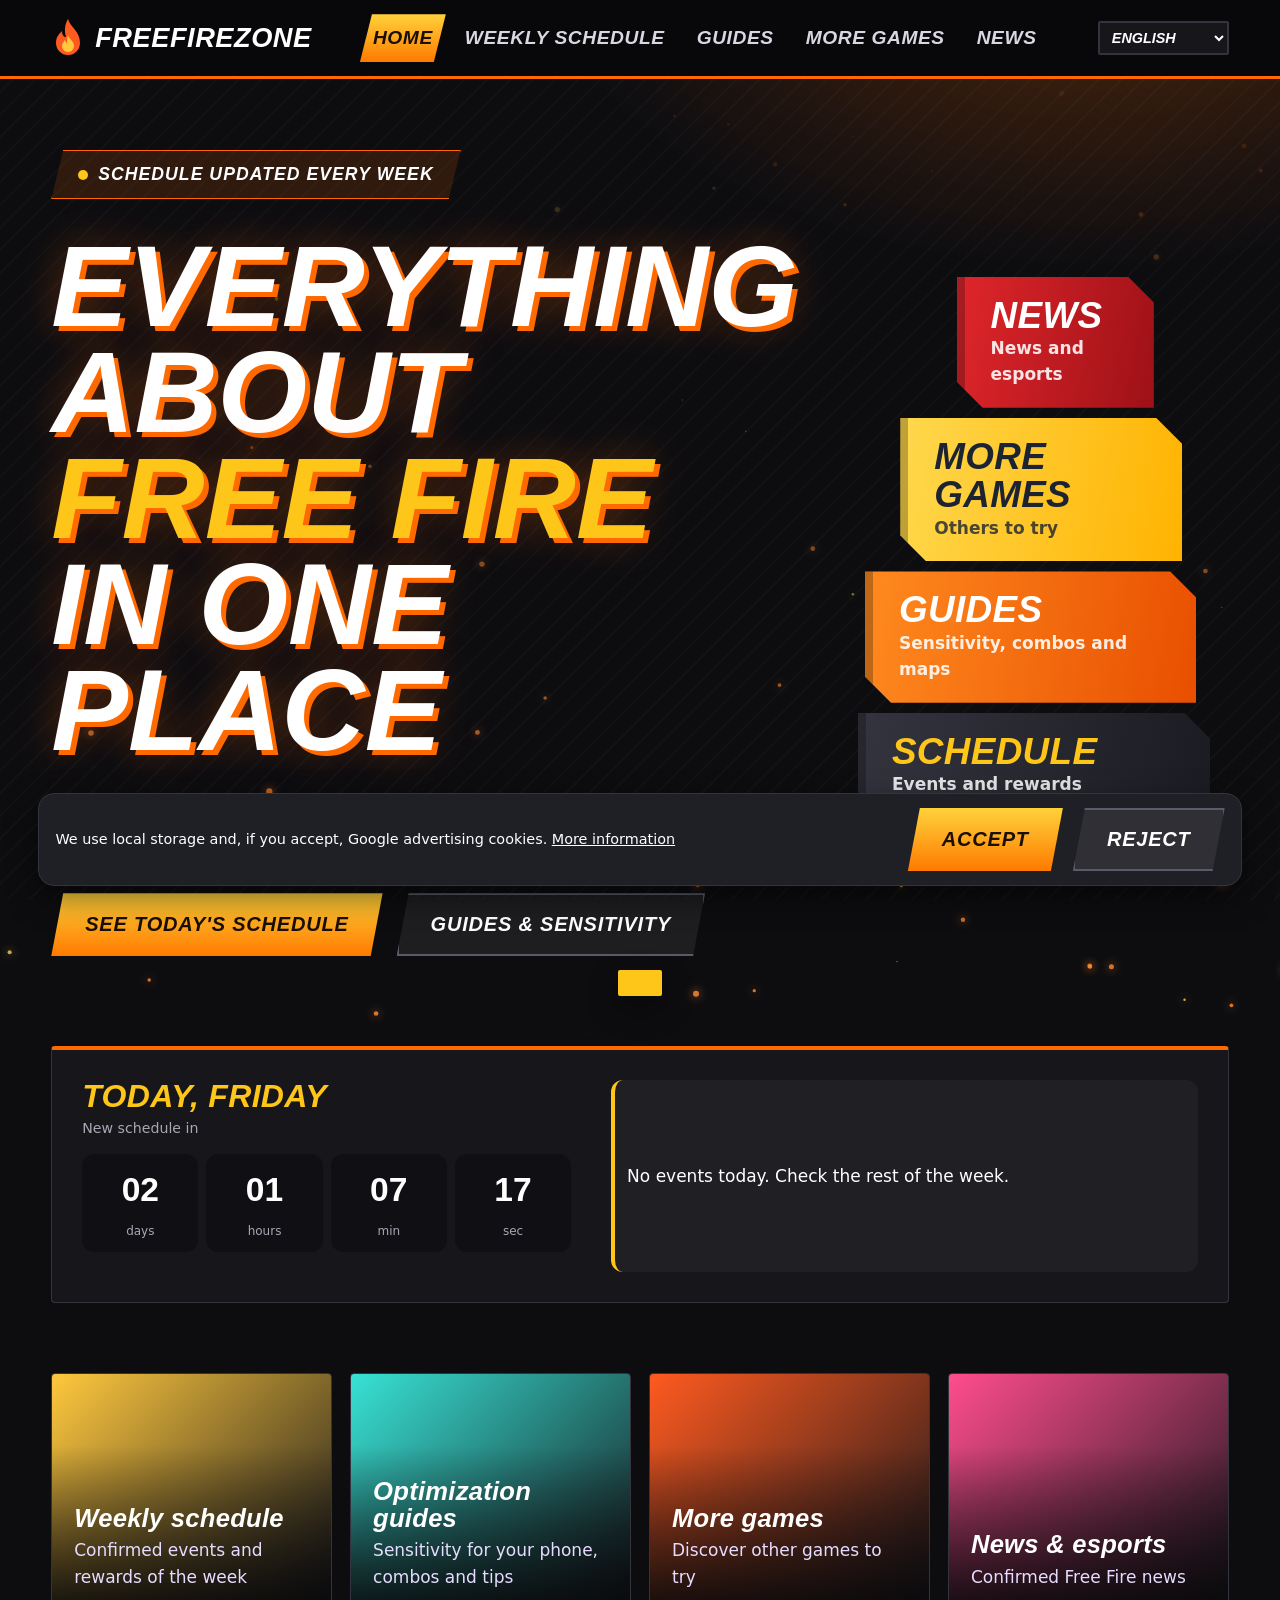
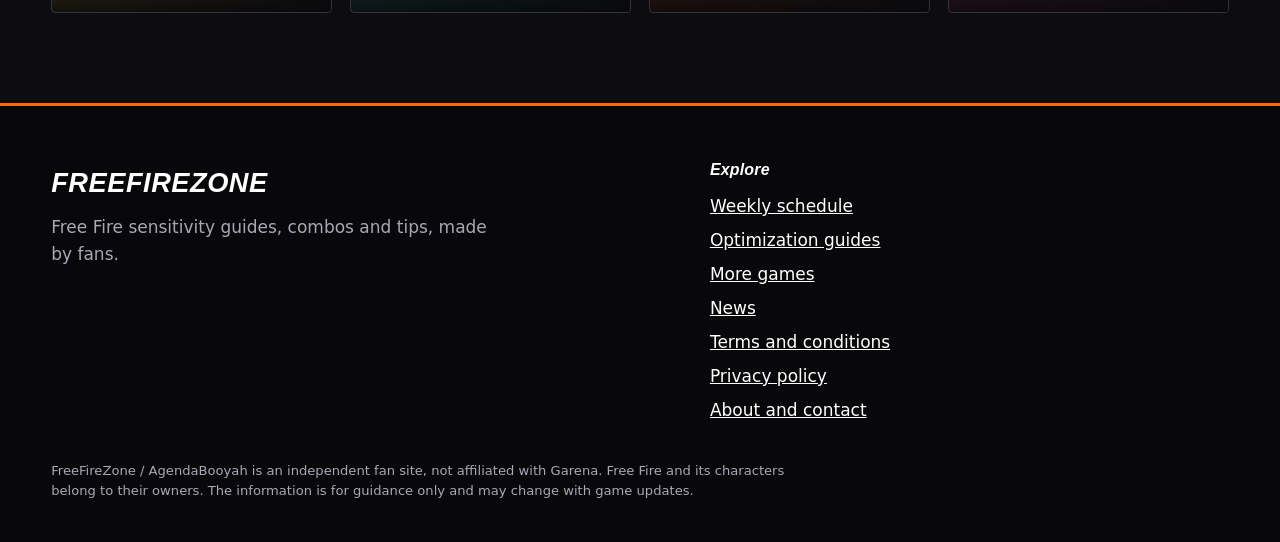
<file: index.html>
<!DOCTYPE html>
<html lang="es"><head><meta charset="UTF-8"><meta name="viewport" content="width=device-width, initial-scale=1, viewport-fit=cover"><meta http-equiv="Content-Security-Policy" content="default-src 'self'; script-src 'self' https://*.googlesyndication.com https://*.doubleclick.net https://*.google.com https://*.adtrafficquality.google; connect-src 'self' https://sqxohgghsszbbbuwrval.supabase.co https://api.mymemory.translated.net https://*.googlesyndication.com https://*.doubleclick.net https://*.google.com https://*.adtrafficquality.google; img-src 'self' data: https:; style-src 'self' 'unsafe-inline' https://fonts.googleapis.com; font-src https://fonts.gstatic.com; frame-src https://*.googlesyndication.com https://*.doubleclick.net https://*.google.com https://*.adtrafficquality.google; object-src 'none'; base-uri 'none'; form-action 'self'"><meta name="referrer" content="strict-origin-when-cross-origin"><title>Agenda, sensibilidad y trucos de Free Fire · FreeFireZone</title><meta name="description" content="Agenda semanal, sensibilidad para tu celular, combos de personajes, trucos de mapas y más juegos."><link rel="preconnect" href="https://fonts.googleapis.com"><link rel="preconnect" href="https://fonts.gstatic.com" crossorigin><link href="https://fonts.googleapis.com/css2?family=Barlow+Condensed:ital,wght@0,700;0,800;1,700;1,800;1,900&family=Barlow:wght@400;500;600;700&display=swap" rel="stylesheet"><link rel="stylesheet" href="estilos.css"></head><body>
<header>
  <div class="wrap nav">
    <a href="index.html" class="logo" aria-label="FreeFireZone, ir al inicio">
      <svg width="34" height="40" viewBox="0 0 34 40" aria-hidden="true"><path d="M17 1c2 8 12 12 12 24a12 12 0 0 1-24 0c0-6 3-9 6-12 0 4 2 6 4 6C13 12 14 6 17 1z" fill="#ff5a1f"/><path d="M17 17c1 4 6 6 6 11a6 6 0 0 1-12 0c0-3 2-4 3-6 .5 2 1 3 2 3 0-3 0-5 1-8z" fill="#ffc83d"/></svg>
      <span>FreeFireZone<small>AgendaBooyah</small></span>
    </a>
    <button class="burger" id="burger" aria-label="Abrir menú" aria-expanded="false"><span></span><span></span><span></span></button>
    <ul id="menu"><li><a class="lnk on" href="index.html">Inicio</a></li><li><a class="lnk" href="agenda.html">Agenda semanal</a></li><li><a class="lnk" href="guias.html">Guías</a></li><li><a class="lnk" href="juegos.html">Más juegos</a></li><li><a class="lnk" href="novedades.html">Novedades</a></li></ul>
  </div>
</header><main><section class="hero" id="inicio">
  <canvas id="embers" aria-hidden="true"></canvas>
  <div class="wrap">
    <div>
      <div class="kicker"><span class="dot"></span> Agenda actualizada cada semana</div>
      <h1 class="booyah">Todo lo de <span>Free Fire</span> en un solo lugar</h1>
      <p class="sub">Eventos de la semana, sensibilidad para tu celular, combos de personajes y trucos de mapas, siempre con información confirmada.</p>
      <div class="cta">
        <a class="btn p" href="agenda.html">Ver la agenda de hoy</a>
        <a class="btn g" href="guias.html">Ver guías y sensibilidad</a>
      </div>
    </div>
    <div class="bricks" aria-label="Secciones del sitio">
      <a class="brick b-red" href="novedades.html"><h3>Novedades</h3><p>Noticias y esports</p></a>
      <a class="brick b-yel" href="juegos.html"><h3>Más juegos</h3><p>Otros para probar</p></a>
      <a class="brick b-grn" href="guias.html"><h3>Guías</h3><p>Sensibilidad, combos y mapas</p></a>
      <a class="brick b-blu" href="agenda.html"><h3>Agenda</h3><p>Eventos y recompensas</p></a>
      <div class="brick-base"></div>
    </div>
  </div>
</section><section id="hoy"><div class="wrap"><aside class="today" aria-label="Resumen de hoy">
      <h3 id="todayTitle">Hoy</h3>
      <small style="color:var(--mute)">Nueva agenda en</small>
      <div class="cd" role="timer" aria-live="off">
        <div><b id="cd-d">00</b><span>días</span></div>
        <div><b id="cd-h">00</b><span>horas</span></div>
        <div><b id="cd-m">00</b><span>min</span></div>
        <div><b id="cd-s">00</b><span>seg</span></div>
      </div>
      <ul class="mini" id="todayList"></ul>
    </aside></div></section><aside class="ad" data-pos="home" hidden aria-label="Publicidad"></aside><div id="promo" class="promo" hidden></div><section id="portada"><div class="wrap"><div class="bgrid" id="bgrid"></div></div></section><aside class="ad" data-pos="end" hidden aria-label="Publicidad"></aside></main><footer><div class="wrap fgrid"><div><a href="index.html" class="logo" style="margin-bottom:10px"><span>FreeFireZone<small>AgendaBooyah</small></span></a><p style="color:var(--mute);max-width:42ch">Guías de sensibilidad, combos y trucos de Free Fire, hechas por fans.</p></div>
<div><h3 style="margin-bottom:10px;font-size:1rem">Explora</h3><p style="line-height:2"><a href="agenda.html">Agenda semanal</a><br><a href="guias.html">Guías de optimización</a><br><a href="juegos.html">Más juegos</a><br><a href="novedades.html">Novedades</a><br><a href="terminos.html">Términos y condiciones</a><br><a href="privacidad.html">Política de privacidad</a><br><a href="contacto.html">Acerca de y contacto</a></p></div></div>
<div class="wrap"><p class="legal">FreeFireZone / AgendaBooyah es un sitio independiente de fans, sin relación con Garena. Free Fire y sus personajes pertenecen a sus dueños. La información es orientativa y puede cambiar con las actualizaciones del juego.</p></div></footer><dialog id="adm"><div class="ah"><h3>Panel de actualización</h3><div><button id="admP" class="btn p" type="button" hidden>Publicar cambios</button> <button id="admX" class="btn g" type="button">Cerrar</button></div></div><div class="atabs" id="admTabs"></div><div id="admBody"></div></dialog><div id="ck" class="ckbar" hidden><p>Usamos almacenamiento local y, si lo aceptas, cookies de publicidad de Google. <a href="privacidad.html">Más información</a></p><button class="btn p" id="ckY" type="button">Aceptar</button><button class="btn g" id="ckN" type="button">Rechazar</button></div><div class="toast" id="toast" role="status"></div>
<button id="top" aria-label="Volver arriba">↑</button><script src="js/index.js"></script><script src="js/idioma.js"></script></body></html>
</file>
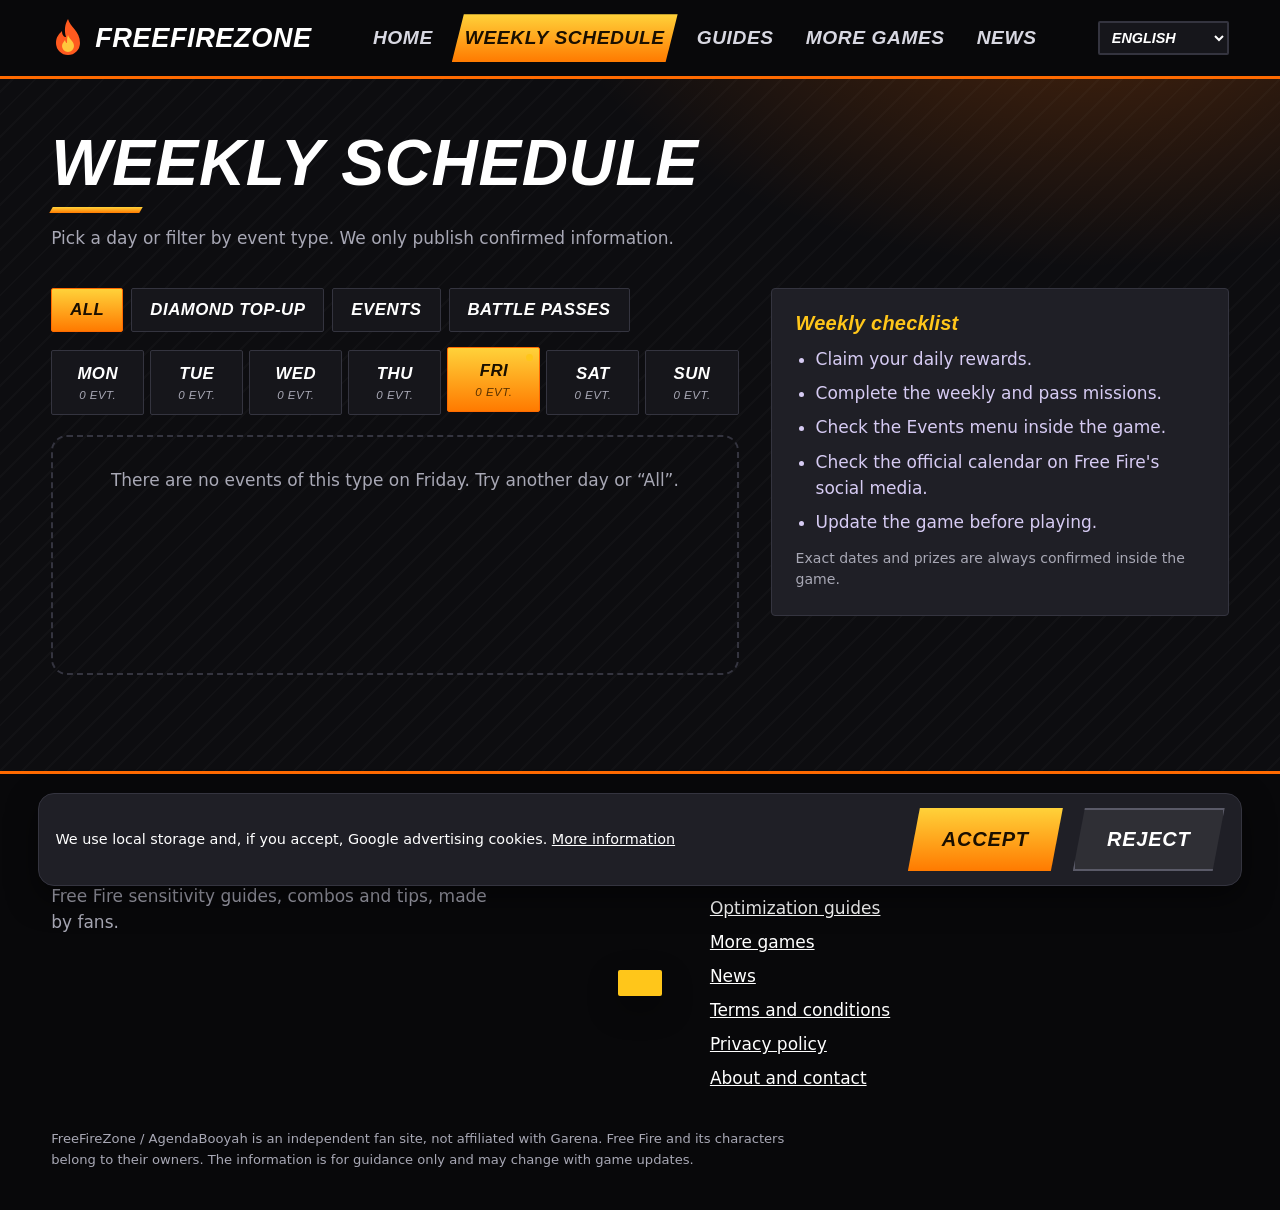
<file: agenda.html>
<!DOCTYPE html>
<html lang="es"><head><meta charset="UTF-8"><meta name="viewport" content="width=device-width, initial-scale=1, viewport-fit=cover"><meta http-equiv="Content-Security-Policy" content="default-src 'self'; script-src 'self' https://*.googlesyndication.com https://*.doubleclick.net https://*.google.com https://*.adtrafficquality.google; connect-src 'self' https://sqxohgghsszbbbuwrval.supabase.co https://api.mymemory.translated.net https://*.googlesyndication.com https://*.doubleclick.net https://*.google.com https://*.adtrafficquality.google; img-src 'self' data: https:; style-src 'self' 'unsafe-inline' https://fonts.googleapis.com; font-src https://fonts.gstatic.com; frame-src https://*.googlesyndication.com https://*.doubleclick.net https://*.google.com https://*.adtrafficquality.google; object-src 'none'; base-uri 'none'; form-action 'self'"><meta name="referrer" content="strict-origin-when-cross-origin"><title>Agenda semanal · FreeFireZone</title><meta name="description" content="Agenda semanal de eventos y recompensas de Free Fire."><link rel="preconnect" href="https://fonts.googleapis.com"><link rel="preconnect" href="https://fonts.gstatic.com" crossorigin><link href="https://fonts.googleapis.com/css2?family=Barlow+Condensed:ital,wght@0,700;0,800;1,700;1,800;1,900&family=Barlow:wght@400;500;600;700&display=swap" rel="stylesheet"><link rel="stylesheet" href="estilos.css"></head><body>
<header>
  <div class="wrap nav">
    <a href="index.html" class="logo" aria-label="FreeFireZone, ir al inicio">
      <svg width="34" height="40" viewBox="0 0 34 40" aria-hidden="true"><path d="M17 1c2 8 12 12 12 24a12 12 0 0 1-24 0c0-6 3-9 6-12 0 4 2 6 4 6C13 12 14 6 17 1z" fill="#ff5a1f"/><path d="M17 17c1 4 6 6 6 11a6 6 0 0 1-12 0c0-3 2-4 3-6 .5 2 1 3 2 3 0-3 0-5 1-8z" fill="#ffc83d"/></svg>
      <span>FreeFireZone<small>AgendaBooyah</small></span>
    </a>
    <button class="burger" id="burger" aria-label="Abrir menú" aria-expanded="false"><span></span><span></span><span></span></button>
    <ul id="menu"><li><a class="lnk" href="index.html">Inicio</a></li><li><a class="lnk on" href="agenda.html">Agenda semanal</a></li><li><a class="lnk" href="guias.html">Guías</a></li><li><a class="lnk" href="juegos.html">Más juegos</a></li><li><a class="lnk" href="novedades.html">Novedades</a></li></ul>
  </div>
</header><main class="sub"><section id="agenda">
  <div class="wrap">
    <h2>Agenda semanal</h2>
    <p class="lead">Elige un día o filtra por tipo de evento. Publicamos solo información confirmada.</p>
    
    <div class="agenda-grid">
      <div>
        <div class="chips" id="filters" role="group" aria-label="Filtrar por tipo">
          <button class="chip" data-f="todos" aria-pressed="true">Todos</button>
          <button class="chip" data-f="diamantes" aria-pressed="false">Recarga de diamantes</button>
          <button class="chip" data-f="ruleta" aria-pressed="false">Eventos</button>
          <button class="chip" data-f="pase" aria-pressed="false">Pases de batalla</button>
        </div>
        <div class="days" id="days" role="tablist" aria-label="Días de la semana"></div>
        <div class="events" id="events" aria-live="polite"></div>
      </div>

      <aside class="card"><h3 style="color:var(--gold);margin-bottom:12px">Checklist semanal</h3><ul class="chk"><li>Reclama tus recompensas diarias.</li><li>Completa las misiones semanales y del pase.</li><li>Revisa el menú de Eventos dentro del juego.</li><li>Mira el calendario oficial en las redes de Free Fire.</li><li>Actualiza el juego antes de jugar.</li></ul><p class="tip">Fechas y premios exactos siempre se confirman dentro del juego.</p></aside>
    </div>
  </div>
</section><aside class="ad" data-pos="end" hidden aria-label="Publicidad"></aside></main><footer><div class="wrap fgrid"><div><a href="index.html" class="logo" style="margin-bottom:10px"><span>FreeFireZone<small>AgendaBooyah</small></span></a><p style="color:var(--mute);max-width:42ch">Guías de sensibilidad, combos y trucos de Free Fire, hechas por fans.</p></div>
<div><h3 style="margin-bottom:10px;font-size:1rem">Explora</h3><p style="line-height:2"><a href="agenda.html">Agenda semanal</a><br><a href="guias.html">Guías de optimización</a><br><a href="juegos.html">Más juegos</a><br><a href="novedades.html">Novedades</a><br><a href="terminos.html">Términos y condiciones</a><br><a href="privacidad.html">Política de privacidad</a><br><a href="contacto.html">Acerca de y contacto</a></p></div></div>
<div class="wrap"><p class="legal">FreeFireZone / AgendaBooyah es un sitio independiente de fans, sin relación con Garena. Free Fire y sus personajes pertenecen a sus dueños. La información es orientativa y puede cambiar con las actualizaciones del juego.</p></div></footer><dialog id="adm"><div class="ah"><h3>Panel de actualización</h3><div><button id="admP" class="btn p" type="button" hidden>Publicar cambios</button> <button id="admX" class="btn g" type="button">Cerrar</button></div></div><div class="atabs" id="admTabs"></div><div id="admBody"></div></dialog><div id="ck" class="ckbar" hidden><p>Usamos almacenamiento local y, si lo aceptas, cookies de publicidad de Google. <a href="privacidad.html">Más información</a></p><button class="btn p" id="ckY" type="button">Aceptar</button><button class="btn g" id="ckN" type="button">Rechazar</button></div><div class="toast" id="toast" role="status"></div>
<button id="top" aria-label="Volver arriba">↑</button><script src="js/agenda.js"></script><script src="js/idioma.js"></script></body></html>
</file>
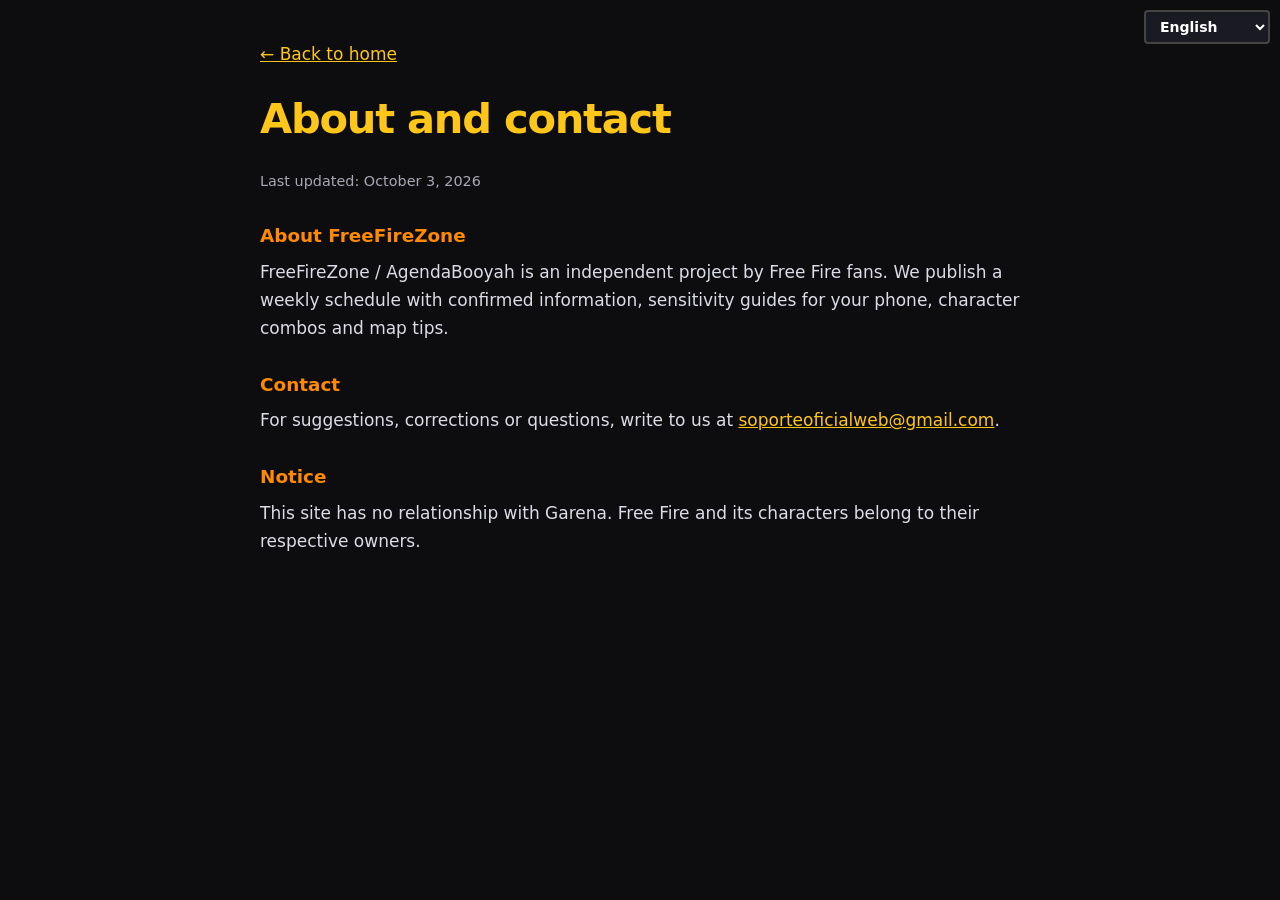
<file: contacto.html>
<!DOCTYPE html><html lang="es"><head><meta charset="UTF-8"><meta http-equiv="Content-Security-Policy" content="default-src 'self'; script-src 'self' https://*.googlesyndication.com https://*.doubleclick.net https://*.google.com https://*.adtrafficquality.google; connect-src 'self' https://sqxohgghsszbbbuwrval.supabase.co https://api.mymemory.translated.net https://*.googlesyndication.com https://*.doubleclick.net https://*.google.com https://*.adtrafficquality.google; img-src 'self' data: https:; style-src 'self' 'unsafe-inline' https://fonts.googleapis.com; font-src https://fonts.gstatic.com; frame-src https://*.googlesyndication.com https://*.doubleclick.net https://*.google.com https://*.adtrafficquality.google; object-src 'none'; base-uri 'none'; form-action 'self'"><meta name="viewport" content="width=device-width, initial-scale=1"><title>Acerca de y contacto · FreeFireZone</title><meta name="description" content="Acerca de y contacto de FreeFireZone / AgendaBooyah.">
<style>body{margin:0;background:#0d0d10;color:#f6efe6;font:17px/1.65 system-ui,"Segoe UI",sans-serif}main{width:min(760px,92%);margin:0 auto;padding:40px 0 70px}h1{font:800 clamp(1.8rem,5vw,2.6rem)/1.1 system-ui,"Segoe UI",Arial,sans-serif;letter-spacing:-.03em;color:#ffc61a}h2{font-size:1.15rem;margin:28px 0 6px;color:#ff8a00}p{margin:0;color:#dcdce6}a{color:#ffc61a}.s{color:#a8a8b5;font-size:.9rem}</style></head><body><main><a href="index.html">← Volver al inicio</a><h1>Acerca de y contacto</h1><p class="s">Última actualización: 3 de octubre de 2026</p><h2>Acerca de FreeFireZone</h2><p>FreeFireZone / AgendaBooyah es un proyecto independiente de fans de Free Fire. Publicamos una agenda semanal con información confirmada, guías de sensibilidad según tu celular, combos de personajes y trucos de mapas.</p><h2>Contacto</h2><p>Para sugerencias, correcciones o consultas escríbenos a <a href="mailto:soporteoficialweb@gmail.com">soporteoficialweb@gmail.com</a>.</p><h2>Aviso</h2><p>Este sitio no tiene relación con Garena. Free Fire y sus personajes pertenecen a sus respectivos dueños.</p></main><script src="js/idioma.js"></script></body></html>
</file>
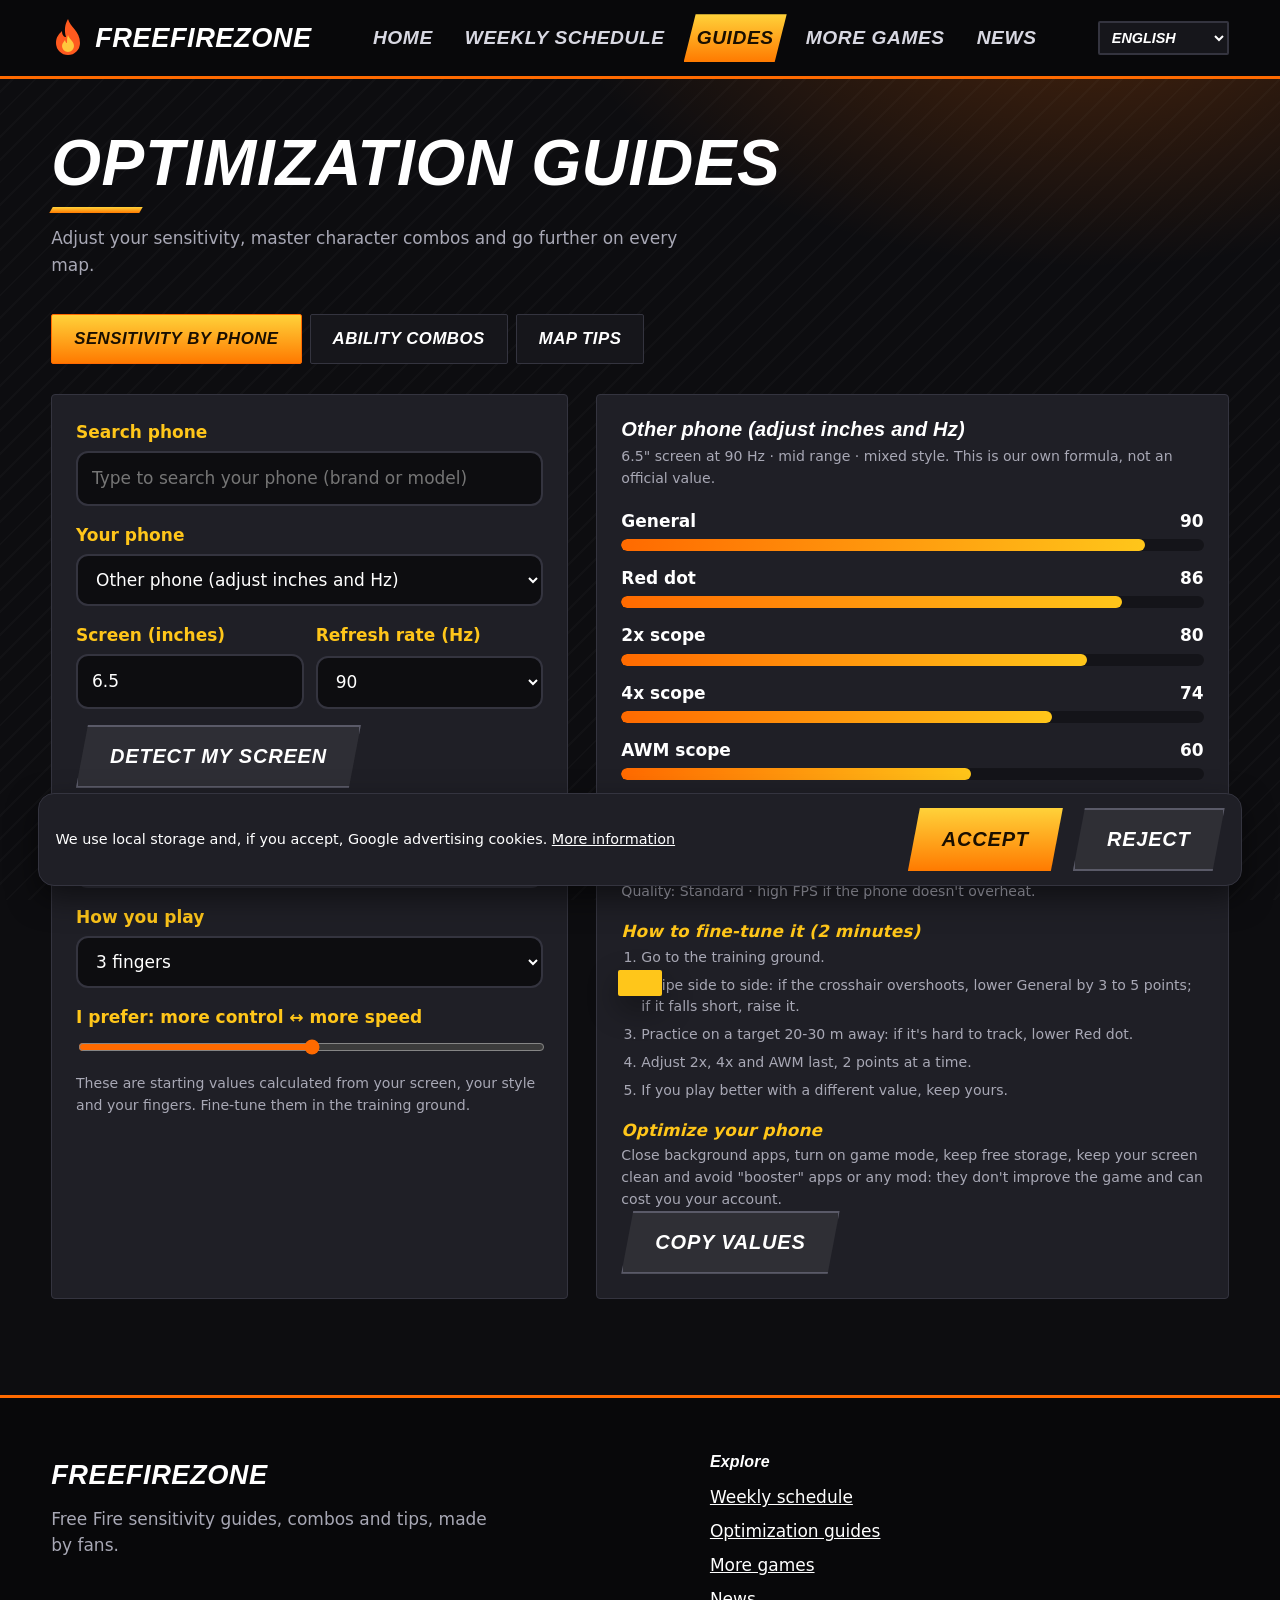
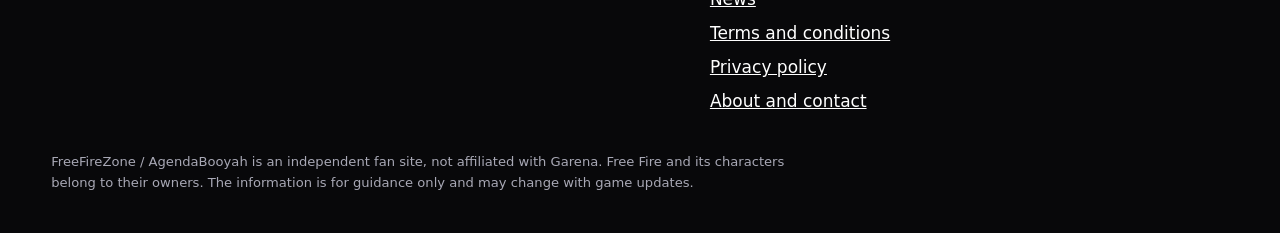
<file: guias.html>
<!DOCTYPE html>
<html lang="es"><head><meta charset="UTF-8"><meta name="viewport" content="width=device-width, initial-scale=1, viewport-fit=cover"><meta http-equiv="Content-Security-Policy" content="default-src 'self'; script-src 'self' https://*.googlesyndication.com https://*.doubleclick.net https://*.google.com https://*.adtrafficquality.google; connect-src 'self' https://sqxohgghsszbbbuwrval.supabase.co https://api.mymemory.translated.net https://*.googlesyndication.com https://*.doubleclick.net https://*.google.com https://*.adtrafficquality.google; img-src 'self' data: https:; style-src 'self' 'unsafe-inline' https://fonts.googleapis.com; font-src https://fonts.gstatic.com; frame-src https://*.googlesyndication.com https://*.doubleclick.net https://*.google.com https://*.adtrafficquality.google; object-src 'none'; base-uri 'none'; form-action 'self'"><meta name="referrer" content="strict-origin-when-cross-origin"><title>Guías de optimización · FreeFireZone</title><meta name="description" content="Sensibilidad por celular, combos de personajes y trucos de mapas de Free Fire."><link rel="preconnect" href="https://fonts.googleapis.com"><link rel="preconnect" href="https://fonts.gstatic.com" crossorigin><link href="https://fonts.googleapis.com/css2?family=Barlow+Condensed:ital,wght@0,700;0,800;1,700;1,800;1,900&family=Barlow:wght@400;500;600;700&display=swap" rel="stylesheet"><link rel="stylesheet" href="estilos.css"></head><body>
<header>
  <div class="wrap nav">
    <a href="index.html" class="logo" aria-label="FreeFireZone, ir al inicio">
      <svg width="34" height="40" viewBox="0 0 34 40" aria-hidden="true"><path d="M17 1c2 8 12 12 12 24a12 12 0 0 1-24 0c0-6 3-9 6-12 0 4 2 6 4 6C13 12 14 6 17 1z" fill="#ff5a1f"/><path d="M17 17c1 4 6 6 6 11a6 6 0 0 1-12 0c0-3 2-4 3-6 .5 2 1 3 2 3 0-3 0-5 1-8z" fill="#ffc83d"/></svg>
      <span>FreeFireZone<small>AgendaBooyah</small></span>
    </a>
    <button class="burger" id="burger" aria-label="Abrir menú" aria-expanded="false"><span></span><span></span><span></span></button>
    <ul id="menu"><li><a class="lnk" href="index.html">Inicio</a></li><li><a class="lnk" href="agenda.html">Agenda semanal</a></li><li><a class="lnk on" href="guias.html">Guías</a></li><li><a class="lnk" href="juegos.html">Más juegos</a></li><li><a class="lnk" href="novedades.html">Novedades</a></li></ul>
  </div>
</header><main class="sub"><section id="guias">
  <div class="wrap">
    <h2>Guías de optimización</h2>
    <p class="lead">Ajusta tu sensibilidad, domina los combos de personajes y llega más lejos en cada mapa.</p>

    <div class="tabs" role="tablist" aria-label="Tipos de guía">
      <button class="chip" role="tab" aria-selected="true" data-p="sens">Sensibilidad por celular</button>
      <button class="chip" role="tab" aria-selected="false" data-p="combos">Combos de habilidades</button>
      <button class="chip" role="tab" aria-selected="false" data-p="mapas">Trucos de mapas</button>
    </div>

    <div class="panel" id="p-sens">
      <div class="sens">
        <div class="card">
          <div class="field"><label for="modelQ">Buscar celular</label><input id="modelQ" type="search" placeholder="Escribe para buscar tu celular (marca o modelo)" autocomplete="off"></div>
          <div class="field"><label for="model">Tu celular</label><select id="model"></select><p class="tip" id="modelNone" hidden style="margin-top:8px">No hay resultados. Elige «Otro celular» y ajusta las pulgadas y los Hz.</p></div>
          <div class="two"><div class="field"><label for="inch">Pantalla (pulgadas)</label><input id="inch" type="number" min="4" max="14" step=".1"></div>
          <div class="field"><label for="hz">Frecuencia (Hz)</label><select id="hz"><option>60</option><option>90</option><option>120</option><option>144</option><option>165</option></select></div></div>
          <button class="btn g" id="detect" type="button" style="margin-bottom:16px">Detectar mi pantalla</button>
          <div class="field"><label for="style">Tu estilo de juego</label><select id="style"><option value="rush">Rusher (combates cercanos)</option><option value="mix" selected>Mixto</option><option value="snipe">Francotirador (media y larga distancia)</option></select></div>
          <div class="field"><label for="touch">Cómo juegas</label><select id="touch"><option value="2">2 dedos</option><option value="3" selected>3 dedos</option><option value="4">4 dedos (garras)</option></select></div>
          <div class="field"><label for="pref">Prefiero: más control ↔ más velocidad</label><input id="pref" type="range" min="-3" max="3" value="0"></div>
          <p class="tip">Son valores de partida calculados con tu pantalla, tu estilo y tus dedos. Afínalos en el campo de entrenamiento.</p>
        </div>
        <div class="card">
          <h3 id="sensTitle" style="margin-bottom:6px">Tu configuración</h3>
          <p class="tip" style="margin:0 0 18px" id="sensNote"></p>
          <div id="bars"></div><div id="extra"></div>
          <button class="btn g" id="copy">Copiar valores</button>
        </div>
      </div>
    </div>

    <div class="panel" id="p-combos" hidden>
      <div class="chips" id="roleF" role="group" aria-label="Filtrar por rol"></div>
      <div class="chars" id="chars"></div>
      <div class="combos" id="combosBox"></div>
      <p class="tip" style="margin-top:20px">Las habilidades se ajustan con cada actualización. Revisa las notas del parche vigente antes de elegir.</p>
    </div>

    <div class="panel" id="p-mapas" hidden>
      <div class="maps" id="maps"></div>
    </div>
  </div>
</section><aside class="ad" data-pos="end" hidden aria-label="Publicidad"></aside></main><footer><div class="wrap fgrid"><div><a href="index.html" class="logo" style="margin-bottom:10px"><span>FreeFireZone<small>AgendaBooyah</small></span></a><p style="color:var(--mute);max-width:42ch">Guías de sensibilidad, combos y trucos de Free Fire, hechas por fans.</p></div>
<div><h3 style="margin-bottom:10px;font-size:1rem">Explora</h3><p style="line-height:2"><a href="agenda.html">Agenda semanal</a><br><a href="guias.html">Guías de optimización</a><br><a href="juegos.html">Más juegos</a><br><a href="novedades.html">Novedades</a><br><a href="terminos.html">Términos y condiciones</a><br><a href="privacidad.html">Política de privacidad</a><br><a href="contacto.html">Acerca de y contacto</a></p></div></div>
<div class="wrap"><p class="legal">FreeFireZone / AgendaBooyah es un sitio independiente de fans, sin relación con Garena. Free Fire y sus personajes pertenecen a sus dueños. La información es orientativa y puede cambiar con las actualizaciones del juego.</p></div></footer><dialog id="adm"><div class="ah"><h3>Panel de actualización</h3><div><button id="admP" class="btn p" type="button" hidden>Publicar cambios</button> <button id="admX" class="btn g" type="button">Cerrar</button></div></div><div class="atabs" id="admTabs"></div><div id="admBody"></div></dialog><div id="ck" class="ckbar" hidden><p>Usamos almacenamiento local y, si lo aceptas, cookies de publicidad de Google. <a href="privacidad.html">Más información</a></p><button class="btn p" id="ckY" type="button">Aceptar</button><button class="btn g" id="ckN" type="button">Rechazar</button></div><div class="toast" id="toast" role="status"></div>
<button id="top" aria-label="Volver arriba">↑</button><script src="js/guias.js"></script><script src="js/idioma.js"></script></body></html>
</file>
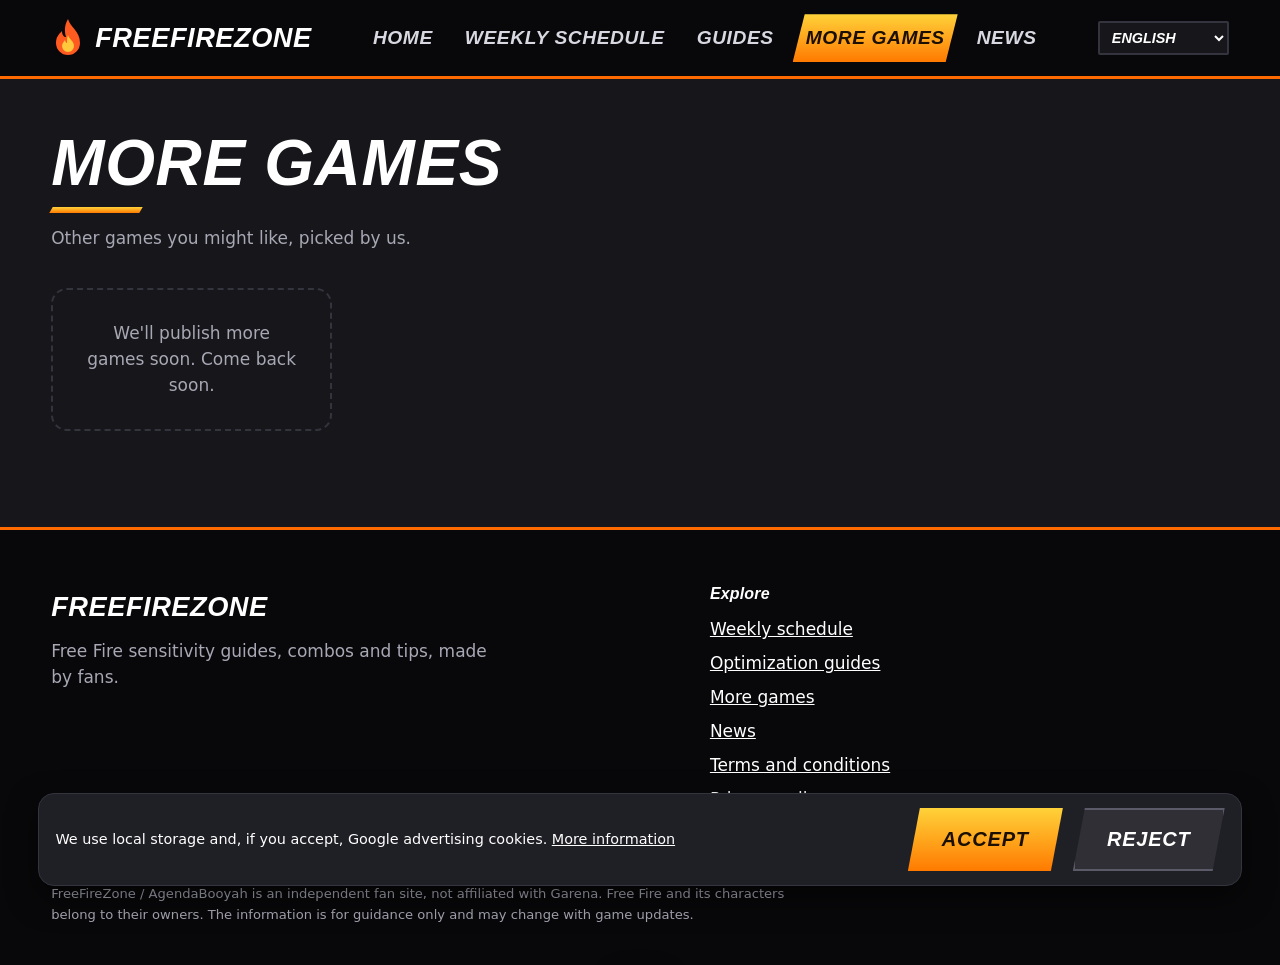
<file: juegos.html>
<!DOCTYPE html>
<html lang="es"><head><meta charset="UTF-8"><meta name="viewport" content="width=device-width, initial-scale=1, viewport-fit=cover"><meta http-equiv="Content-Security-Policy" content="default-src 'self'; script-src 'self' https://*.googlesyndication.com https://*.doubleclick.net https://*.google.com https://*.adtrafficquality.google; connect-src 'self' https://sqxohgghsszbbbuwrval.supabase.co https://api.mymemory.translated.net https://*.googlesyndication.com https://*.doubleclick.net https://*.google.com https://*.adtrafficquality.google; img-src 'self' data: https:; style-src 'self' 'unsafe-inline' https://fonts.googleapis.com; font-src https://fonts.gstatic.com; frame-src https://*.googlesyndication.com https://*.doubleclick.net https://*.google.com https://*.adtrafficquality.google; object-src 'none'; base-uri 'none'; form-action 'self'"><meta name="referrer" content="strict-origin-when-cross-origin"><title>Más juegos · FreeFireZone</title><meta name="description" content="Más juegos para probar, seleccionados por FreeFireZone."><link rel="preconnect" href="https://fonts.googleapis.com"><link rel="preconnect" href="https://fonts.gstatic.com" crossorigin><link href="https://fonts.googleapis.com/css2?family=Barlow+Condensed:ital,wght@0,700;0,800;1,700;1,800;1,900&family=Barlow:wght@400;500;600;700&display=swap" rel="stylesheet"><link rel="stylesheet" href="estilos.css"></head><body>
<header>
  <div class="wrap nav">
    <a href="index.html" class="logo" aria-label="FreeFireZone, ir al inicio">
      <svg width="34" height="40" viewBox="0 0 34 40" aria-hidden="true"><path d="M17 1c2 8 12 12 12 24a12 12 0 0 1-24 0c0-6 3-9 6-12 0 4 2 6 4 6C13 12 14 6 17 1z" fill="#ff5a1f"/><path d="M17 17c1 4 6 6 6 11a6 6 0 0 1-12 0c0-3 2-4 3-6 .5 2 1 3 2 3 0-3 0-5 1-8z" fill="#ffc83d"/></svg>
      <span>FreeFireZone<small>AgendaBooyah</small></span>
    </a>
    <button class="burger" id="burger" aria-label="Abrir menú" aria-expanded="false"><span></span><span></span><span></span></button>
    <ul id="menu"><li><a class="lnk" href="index.html">Inicio</a></li><li><a class="lnk" href="agenda.html">Agenda semanal</a></li><li><a class="lnk" href="guias.html">Guías</a></li><li><a class="lnk on" href="juegos.html">Más juegos</a></li><li><a class="lnk" href="novedades.html">Novedades</a></li></ul>
  </div>
</header><main class="sub"><section id="juegos" style="background:var(--ink2)"><div class="wrap"><h2>Más juegos</h2><p class="lead">Otros juegos que te pueden gustar, elegidos por nosotros.</p><div id="gbanner"></div><div class="news" id="games"></div></div></section><aside class="ad" data-pos="end" hidden aria-label="Publicidad"></aside></main><footer><div class="wrap fgrid"><div><a href="index.html" class="logo" style="margin-bottom:10px"><span>FreeFireZone<small>AgendaBooyah</small></span></a><p style="color:var(--mute);max-width:42ch">Guías de sensibilidad, combos y trucos de Free Fire, hechas por fans.</p></div>
<div><h3 style="margin-bottom:10px;font-size:1rem">Explora</h3><p style="line-height:2"><a href="agenda.html">Agenda semanal</a><br><a href="guias.html">Guías de optimización</a><br><a href="juegos.html">Más juegos</a><br><a href="novedades.html">Novedades</a><br><a href="terminos.html">Términos y condiciones</a><br><a href="privacidad.html">Política de privacidad</a><br><a href="contacto.html">Acerca de y contacto</a></p></div></div>
<div class="wrap"><p class="legal">FreeFireZone / AgendaBooyah es un sitio independiente de fans, sin relación con Garena. Free Fire y sus personajes pertenecen a sus dueños. La información es orientativa y puede cambiar con las actualizaciones del juego.</p></div></footer><dialog id="adm"><div class="ah"><h3>Panel de actualización</h3><div><button id="admP" class="btn p" type="button" hidden>Publicar cambios</button> <button id="admX" class="btn g" type="button">Cerrar</button></div></div><div class="atabs" id="admTabs"></div><div id="admBody"></div></dialog><div id="ck" class="ckbar" hidden><p>Usamos almacenamiento local y, si lo aceptas, cookies de publicidad de Google. <a href="privacidad.html">Más información</a></p><button class="btn p" id="ckY" type="button">Aceptar</button><button class="btn g" id="ckN" type="button">Rechazar</button></div><div class="toast" id="toast" role="status"></div>
<button id="top" aria-label="Volver arriba">↑</button><script src="js/juegos.js"></script><script src="js/idioma.js"></script></body></html>
</file>
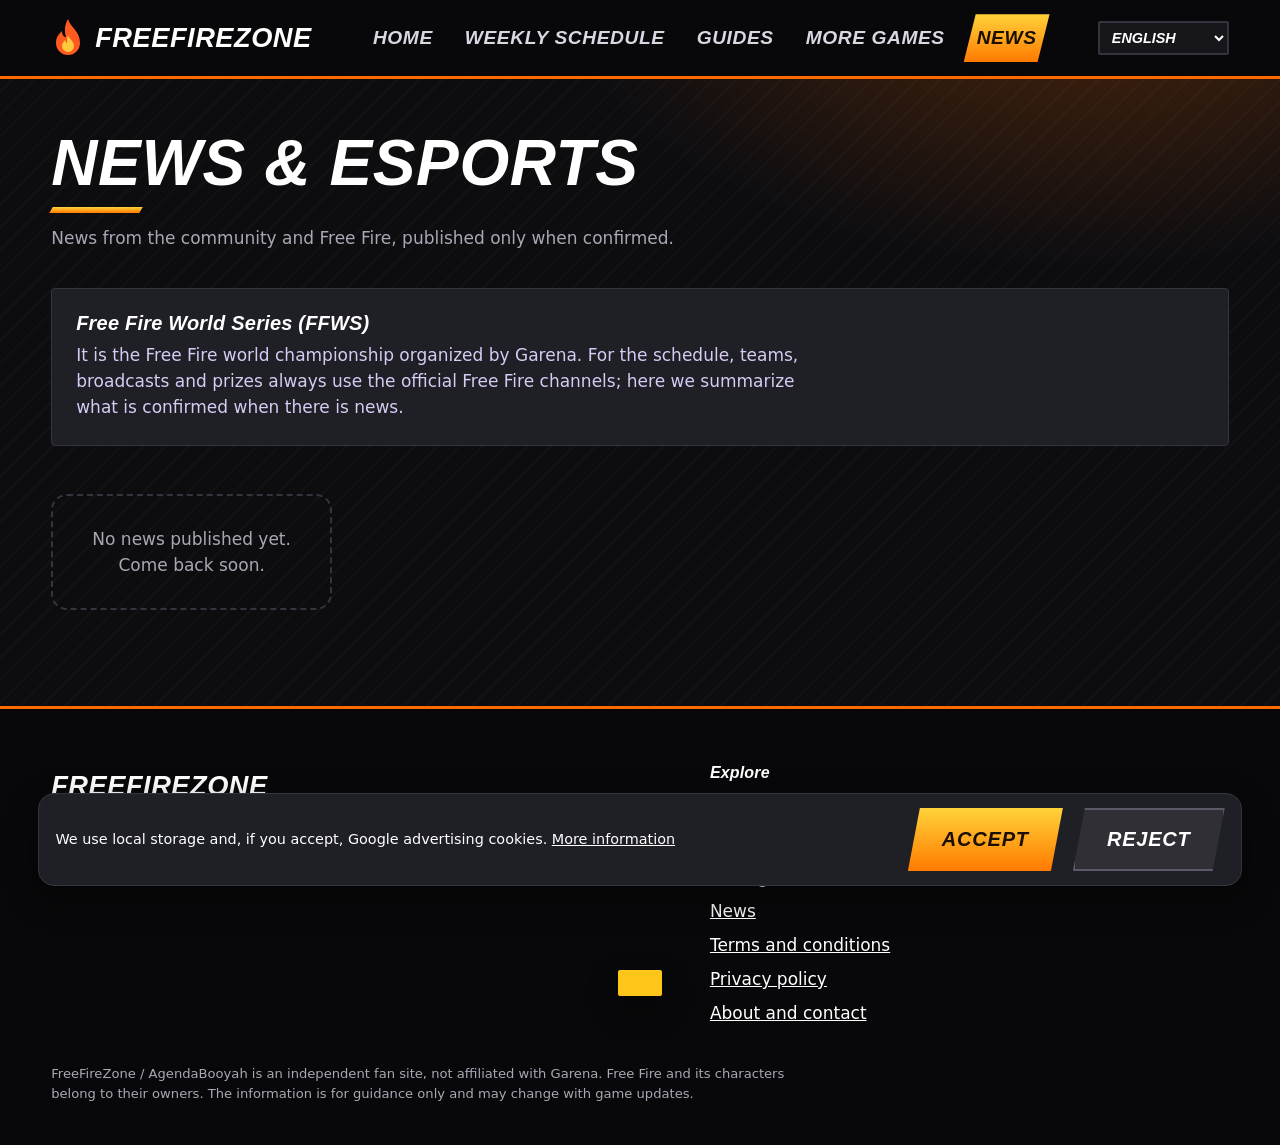
<file: novedades.html>
<!DOCTYPE html>
<html lang="es"><head><meta charset="UTF-8"><meta name="viewport" content="width=device-width, initial-scale=1, viewport-fit=cover"><meta http-equiv="Content-Security-Policy" content="default-src 'self'; script-src 'self' https://*.googlesyndication.com https://*.doubleclick.net https://*.google.com https://*.adtrafficquality.google; connect-src 'self' https://sqxohgghsszbbbuwrval.supabase.co https://api.mymemory.translated.net https://*.googlesyndication.com https://*.doubleclick.net https://*.google.com https://*.adtrafficquality.google; img-src 'self' data: https:; style-src 'self' 'unsafe-inline' https://fonts.googleapis.com; font-src https://fonts.gstatic.com; frame-src https://*.googlesyndication.com https://*.doubleclick.net https://*.google.com https://*.adtrafficquality.google; object-src 'none'; base-uri 'none'; form-action 'self'"><meta name="referrer" content="strict-origin-when-cross-origin"><title>Novedades y esports · FreeFireZone</title><meta name="description" content="Novedades confirmadas de Free Fire y sus torneos."><link rel="preconnect" href="https://fonts.googleapis.com"><link rel="preconnect" href="https://fonts.gstatic.com" crossorigin><link href="https://fonts.googleapis.com/css2?family=Barlow+Condensed:ital,wght@0,700;0,800;1,700;1,800;1,900&family=Barlow:wght@400;500;600;700&display=swap" rel="stylesheet"><link rel="stylesheet" href="estilos.css"></head><body>
<header>
  <div class="wrap nav">
    <a href="index.html" class="logo" aria-label="FreeFireZone, ir al inicio">
      <svg width="34" height="40" viewBox="0 0 34 40" aria-hidden="true"><path d="M17 1c2 8 12 12 12 24a12 12 0 0 1-24 0c0-6 3-9 6-12 0 4 2 6 4 6C13 12 14 6 17 1z" fill="#ff5a1f"/><path d="M17 17c1 4 6 6 6 11a6 6 0 0 1-12 0c0-3 2-4 3-6 .5 2 1 3 2 3 0-3 0-5 1-8z" fill="#ffc83d"/></svg>
      <span>FreeFireZone<small>AgendaBooyah</small></span>
    </a>
    <button class="burger" id="burger" aria-label="Abrir menú" aria-expanded="false"><span></span><span></span><span></span></button>
    <ul id="menu"><li><a class="lnk" href="index.html">Inicio</a></li><li><a class="lnk" href="agenda.html">Agenda semanal</a></li><li><a class="lnk" href="guias.html">Guías</a></li><li><a class="lnk" href="juegos.html">Más juegos</a></li><li><a class="lnk on" href="novedades.html">Novedades</a></li></ul>
  </div>
</header><main class="sub"><section id="esports"><div class="wrap"><h2>Novedades y esports</h2>
<p class="lead">Noticias de la comunidad y de Free Fire, publicadas solo cuando están confirmadas.</p>
<div class="card" style="margin-bottom:30px"><h3 style="margin-bottom:8px">Free Fire World Series (FFWS)</h3><p style="color:#d6cbf3;max-width:70ch">Es el campeonato mundial de Free Fire organizado por Garena. Para ver calendario, equipos, transmisiones y premios usa siempre los canales oficiales de Free Fire; aquí resumimos lo confirmado cuando hay novedades.</p></div>
<div class="chips" id="newsF" role="group" aria-label="Filtrar novedades"></div><div class="news" id="news"></div></div></section><aside class="ad" data-pos="end" hidden aria-label="Publicidad"></aside></main><footer><div class="wrap fgrid"><div><a href="index.html" class="logo" style="margin-bottom:10px"><span>FreeFireZone<small>AgendaBooyah</small></span></a><p style="color:var(--mute);max-width:42ch">Guías de sensibilidad, combos y trucos de Free Fire, hechas por fans.</p></div>
<div><h3 style="margin-bottom:10px;font-size:1rem">Explora</h3><p style="line-height:2"><a href="agenda.html">Agenda semanal</a><br><a href="guias.html">Guías de optimización</a><br><a href="juegos.html">Más juegos</a><br><a href="novedades.html">Novedades</a><br><a href="terminos.html">Términos y condiciones</a><br><a href="privacidad.html">Política de privacidad</a><br><a href="contacto.html">Acerca de y contacto</a></p></div></div>
<div class="wrap"><p class="legal">FreeFireZone / AgendaBooyah es un sitio independiente de fans, sin relación con Garena. Free Fire y sus personajes pertenecen a sus dueños. La información es orientativa y puede cambiar con las actualizaciones del juego.</p></div></footer><dialog id="adm"><div class="ah"><h3>Panel de actualización</h3><div><button id="admP" class="btn p" type="button" hidden>Publicar cambios</button> <button id="admX" class="btn g" type="button">Cerrar</button></div></div><div class="atabs" id="admTabs"></div><div id="admBody"></div></dialog><div id="ck" class="ckbar" hidden><p>Usamos almacenamiento local y, si lo aceptas, cookies de publicidad de Google. <a href="privacidad.html">Más información</a></p><button class="btn p" id="ckY" type="button">Aceptar</button><button class="btn g" id="ckN" type="button">Rechazar</button></div><div class="toast" id="toast" role="status"></div>
<button id="top" aria-label="Volver arriba">↑</button><script src="js/novedades.js"></script><script src="js/idioma.js"></script></body></html>
</file>
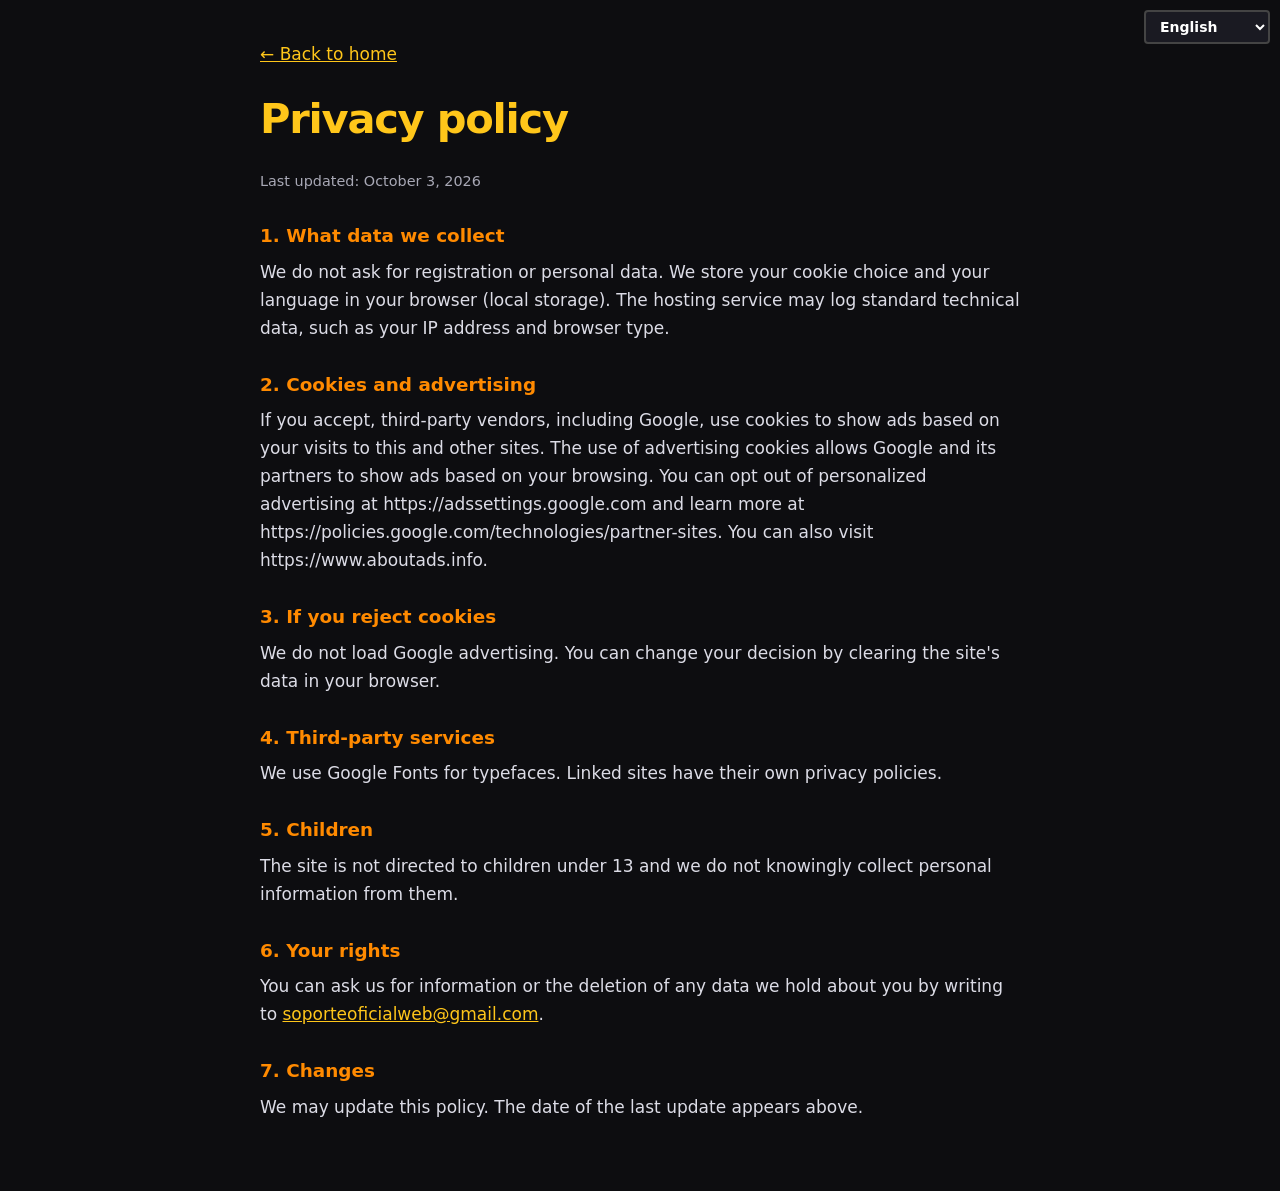
<file: privacidad.html>
<!DOCTYPE html><html lang="es"><head><meta charset="UTF-8"><meta http-equiv="Content-Security-Policy" content="default-src 'self'; script-src 'self' https://*.googlesyndication.com https://*.doubleclick.net https://*.google.com https://*.adtrafficquality.google; connect-src 'self' https://sqxohgghsszbbbuwrval.supabase.co https://api.mymemory.translated.net https://*.googlesyndication.com https://*.doubleclick.net https://*.google.com https://*.adtrafficquality.google; img-src 'self' data: https:; style-src 'self' 'unsafe-inline' https://fonts.googleapis.com; font-src https://fonts.gstatic.com; frame-src https://*.googlesyndication.com https://*.doubleclick.net https://*.google.com https://*.adtrafficquality.google; object-src 'none'; base-uri 'none'; form-action 'self'"><meta name="viewport" content="width=device-width, initial-scale=1"><title>Política de privacidad · FreeFireZone</title><meta name="description" content="Política de privacidad de FreeFireZone / AgendaBooyah.">
<style>body{margin:0;background:#0d0d10;color:#f6efe6;font:17px/1.65 system-ui,"Segoe UI",sans-serif}main{width:min(760px,92%);margin:0 auto;padding:40px 0 70px}h1{font:800 clamp(1.8rem,5vw,2.6rem)/1.1 system-ui,"Segoe UI",Arial,sans-serif;letter-spacing:-.03em;color:#ffc61a}h2{font-size:1.15rem;margin:28px 0 6px;color:#ff8a00}p{margin:0;color:#dcdce6}a{color:#ffc61a}.s{color:#a8a8b5;font-size:.9rem}</style></head><body><main><a href="index.html">← Volver al inicio</a><h1>Política de privacidad</h1><p class="s">Última actualización: 3 de octubre de 2026</p><h2>1. Qué datos recopilamos</h2><p>No pedimos registro ni datos personales. Guardamos en tu navegador (almacenamiento local) tu elección sobre cookies y tu idioma. El servicio de alojamiento puede registrar datos técnicos estándar, como tu dirección IP y el tipo de navegador.</p><h2>2. Cookies y publicidad</h2><p>Si aceptas, terceros proveedores, incluido Google, usan cookies para mostrar anuncios según tus visitas a este y otros sitios. El uso de cookies de publicidad permite a Google y sus socios mostrar anuncios basados en tu navegación. Puedes desactivar la publicidad personalizada en https://adssettings.google.com y conocer más en https://policies.google.com/technologies/partner-sites. También puedes visitar https://www.aboutads.info.</p><h2>3. Si rechazas las cookies</h2><p>No cargamos la publicidad de Google. Puedes cambiar tu decisión borrando los datos del sitio en tu navegador.</p><h2>4. Servicios de terceros</h2><p>Usamos Google Fonts para las tipografías. Los sitios enlazados tienen sus propias políticas de privacidad.</p><h2>5. Menores</h2><p>El sitio no está dirigido a menores de 13 años y no recopilamos a sabiendas información personal de ellos.</p><h2>6. Tus derechos</h2><p>Puedes pedirnos información o la eliminación de cualquier dato que tengamos sobre ti escribiendo a <a href="mailto:soporteoficialweb@gmail.com">soporteoficialweb@gmail.com</a>.</p><h2>7. Cambios</h2><p>Podemos actualizar esta política. La fecha de la última actualización aparece arriba.</p></main><script src="js/idioma.js"></script></body></html>
</file>
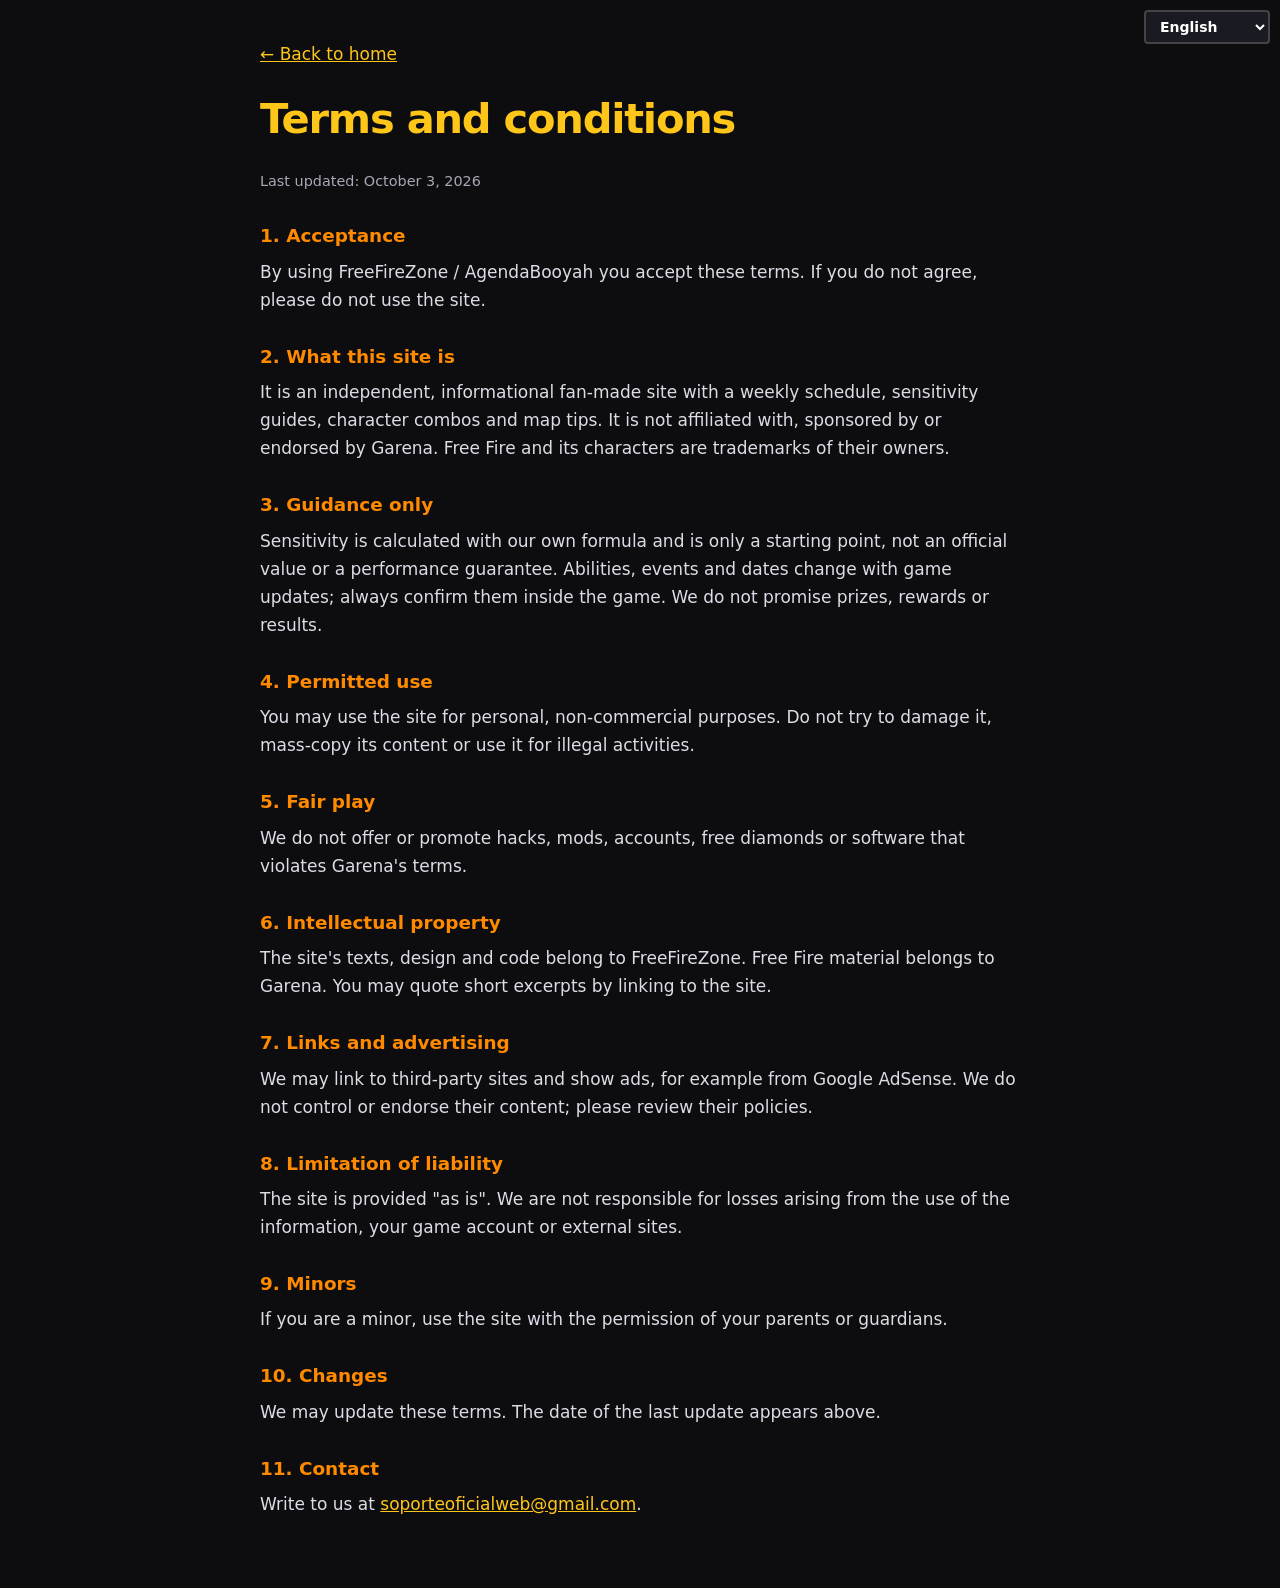
<file: terminos.html>
<!DOCTYPE html><html lang="es"><head><meta charset="UTF-8"><meta http-equiv="Content-Security-Policy" content="default-src 'self'; script-src 'self' https://*.googlesyndication.com https://*.doubleclick.net https://*.google.com https://*.adtrafficquality.google; connect-src 'self' https://sqxohgghsszbbbuwrval.supabase.co https://api.mymemory.translated.net https://*.googlesyndication.com https://*.doubleclick.net https://*.google.com https://*.adtrafficquality.google; img-src 'self' data: https:; style-src 'self' 'unsafe-inline' https://fonts.googleapis.com; font-src https://fonts.gstatic.com; frame-src https://*.googlesyndication.com https://*.doubleclick.net https://*.google.com https://*.adtrafficquality.google; object-src 'none'; base-uri 'none'; form-action 'self'"><meta name="viewport" content="width=device-width, initial-scale=1"><title>Términos y condiciones · FreeFireZone</title><meta name="description" content="Términos y condiciones de FreeFireZone / AgendaBooyah.">
<style>body{margin:0;background:#0d0d10;color:#f6efe6;font:17px/1.65 system-ui,"Segoe UI",sans-serif}main{width:min(760px,92%);margin:0 auto;padding:40px 0 70px}h1{font:800 clamp(1.8rem,5vw,2.6rem)/1.1 system-ui,"Segoe UI",Arial,sans-serif;letter-spacing:-.03em;color:#ffc61a}h2{font-size:1.15rem;margin:28px 0 6px;color:#ff8a00}p{margin:0;color:#dcdce6}a{color:#ffc61a}.s{color:#a8a8b5;font-size:.9rem}</style></head><body><main><a href="index.html">← Volver al inicio</a><h1>Términos y condiciones</h1><p class="s">Última actualización: 3 de octubre de 2026</p><h2>1. Aceptación</h2><p>Al usar FreeFireZone / AgendaBooyah aceptas estos términos. Si no estás de acuerdo, por favor no uses el sitio.</p><h2>2. Qué es este sitio</h2><p>Es un sitio informativo e independiente, hecho por fans, con agenda semanal, guías de sensibilidad, combos de personajes y trucos de mapas. No está afiliado, patrocinado ni respaldado por Garena. Free Fire y sus personajes son marcas de sus propietarios.</p><h2>3. Información orientativa</h2><p>La sensibilidad se calcula con una fórmula propia y es solo un punto de partida, no un valor oficial ni una garantía de rendimiento. Habilidades, eventos y fechas cambian con las actualizaciones del juego; confírmalos siempre dentro del juego. No prometemos premios, recompensas ni resultados.</p><h2>4. Uso permitido</h2><p>Puedes usar el sitio de forma personal y no comercial. No intentes dañarlo, copiar su contenido de forma masiva ni usarlo para actividades ilegales.</p><h2>5. Juego limpio</h2><p>No ofrecemos ni promovemos hacks, mods, cuentas, diamantes gratis ni software que incumpla los términos de Garena.</p><h2>6. Propiedad intelectual</h2><p>Los textos, el diseño y el código del sitio pertenecen a FreeFireZone. El material de Free Fire pertenece a Garena. Puedes citar fragmentos breves enlazando al sitio.</p><h2>7. Enlaces y publicidad</h2><p>Podemos enlazar sitios de terceros y mostrar anuncios, por ejemplo de Google AdSense. No controlamos ni respaldamos su contenido; revisa sus políticas.</p><h2>8. Limitación de responsabilidad</h2><p>El sitio se ofrece «tal cual». No somos responsables por pérdidas derivadas del uso de la información, de tu cuenta del juego ni de sitios externos.</p><h2>9. Menores de edad</h2><p>Si eres menor de edad, usa el sitio con permiso de tus padres o tutores.</p><h2>10. Cambios</h2><p>Podemos actualizar estos términos. La fecha de la última actualización aparece arriba.</p><h2>11. Contacto</h2><p>Escríbenos a <a href="mailto:soporteoficialweb@gmail.com">soporteoficialweb@gmail.com</a>.</p></main><script src="js/idioma.js"></script></body></html>
</file>
<file: estilos.css>
:root{
  --ink:#0f1b2e; --ink2:#13223a; --ink3:#182a45; --line:#27395a;
  --ember:#f5cd2f; --gold:#f5cd2f; --ice:#5ec8ff; --rose:#ff5d73;
  --txt:#ffffff; --mute:#9fb0c8;
  --display:"Figtree","Segoe UI",system-ui,sans-serif;
  --body:"Figtree","Segoe UI",system-ui,sans-serif;
  box-sizing:border-box;
  padding-top:env(safe-area-inset-top,0px);
  padding-bottom:env(safe-area-inset-bottom,0px);
  color-scheme:dark;
}
html{scroll-padding-top:calc(76px + env(safe-area-inset-top,0px));scroll-behavior:smooth}
*,*::before,*::after{box-sizing:inherit}
body{margin:0;background:var(--ink);color:var(--txt);font-family:var(--body);font-size:17px;line-height:1.55;overflow-x:hidden}
a{color:inherit}
button,select{font:inherit;color:inherit}
:focus-visible{outline:3px solid var(--gold);outline-offset:3px;border-radius:6px}
.wrap{width:min(1180px,92%);margin-inline:auto}
section{padding:96px 0;position:relative}
h1,h2,h3{font-family:var(--display);font-weight:400;line-height:1.05;margin:0}
h2{font-size:clamp(2rem,5vw,3.4rem);margin-bottom:12px}
h3{font-size:1.25rem}
p{margin:0}
.lead{color:var(--mute);max-width:60ch;margin-bottom:36px}
.sample{display:inline-flex;gap:8px;align-items:center;background:rgba(255,200,61,.12);border:1px dashed var(--gold);color:var(--gold);padding:6px 12px;border-radius:8px;font-size:.85rem;margin-bottom:28px}

/* NAV */
header{position:fixed;inset:0 0 auto 0;z-index:50;padding-top:env(safe-area-inset-top,0px);background:rgba(21,15,46,.72);backdrop-filter:blur(14px);-webkit-backdrop-filter:blur(14px);border-bottom:1px solid rgba(255,255,255,.06)}
.nav{display:flex;align-items:center;justify-content:space-between;gap:12px;height:68px}
.logo{display:flex;align-items:center;gap:10px;text-decoration:none;font-family:var(--display);font-size:1.15rem}
.logo small{display:block;font-family:var(--body);font-size:.72rem;color:var(--gold);font-weight:600;letter-spacing:.04em;margin-top:-2px}
.nav ul{display:flex;gap:6px;list-style:none;margin:0;padding:0}
.nav a.lnk{display:block;padding:9px 16px;border-radius:999px;text-decoration:none;font-weight:600;color:var(--mute);transition:.25s}
.nav a.lnk:hover{color:var(--txt)}
.nav a.lnk.on{background:var(--ember);color:#fff}
.burger{display:none;background:none;border:1px solid var(--line);border-radius:10px;width:44px;height:44px;cursor:pointer}
.burger span{display:block;width:20px;height:2px;background:var(--txt);margin:5px auto;transition:.25s}
@media(max-width:1100px){
  .burger{display:block}
  .nav ul{position:absolute;top:68px;left:0;right:0;flex-direction:column;background:var(--ink2);padding:12px 4%;border-bottom:1px solid var(--line);transform:translateY(-12px);opacity:0;pointer-events:none;transition:.25s}
  .nav ul.open{transform:none;opacity:1;pointer-events:auto}
  .nav a.lnk{padding:14px 16px}
}

/* HERO */
.hero{min-height:100svh;display:flex;align-items:center;padding:130px 0 70px;overflow:hidden;
  background:radial-gradient(900px 500px at 78% 30%,rgba(255,90,31,.28),transparent 60%),radial-gradient(700px 500px at 10% 90%,rgba(55,226,213,.12),transparent 60%),var(--ink)}
#embers{position:absolute;inset:0;width:100%;height:100%;pointer-events:none}
.hero .wrap{position:relative;display:grid;grid-template-columns:1.15fr .85fr;gap:48px;align-items:center}
@media(max-width:900px){.hero .wrap{grid-template-columns:1fr}}
.kicker{display:inline-flex;align-items:center;gap:10px;font-weight:600;color:var(--gold);margin-bottom:18px}
.dot{width:10px;height:10px;border-radius:50%;background:var(--rose);box-shadow:0 0 0 0 rgba(255,77,141,.7);animation:pulse 1.8s infinite}
@keyframes pulse{70%{box-shadow:0 0 0 12px rgba(255,77,141,0)}100%{box-shadow:0 0 0 0 rgba(255,77,141,0)}}
.booyah{font-size:clamp(3.6rem,13vw,9.5rem);line-height:.9;letter-spacing:-.01em;position:relative;display:inline-block;
  background:linear-gradient(100deg,var(--gold) 20%,#fff 38%,var(--ember) 55%,var(--gold) 80%);background-size:250% 100%;
  -webkit-background-clip:text;background-clip:text;color:transparent;animation:shine 4.5s ease-in-out 1 .4s both, glow 3s ease-in-out infinite alternate;
  filter:drop-shadow(0 6px 0 rgba(120,30,0,.55))}
@keyframes shine{from{background-position:120% 0}to{background-position:0 0}}
@keyframes glow{to{filter:drop-shadow(0 6px 0 rgba(120,30,0,.55)) drop-shadow(0 0 28px rgba(255,90,31,.6))}}
.hero p.sub{font-size:1.2rem;color:#e6dcff;max-width:46ch;margin:22px 0 30px}
.cta{display:flex;gap:14px;flex-wrap:wrap}
.btn{display:inline-flex;align-items:center;gap:10px;padding:14px 26px;border-radius:12px;border:0;font-weight:700;cursor:pointer;text-decoration:none;transition:transform .15s, box-shadow .2s, background .2s}
.btn.p{background:var(--ember);color:#fff;box-shadow:0 5px 0 #a82f00}
.btn.p:hover{transform:translateY(-2px);box-shadow:0 7px 0 #a82f00,0 14px 30px rgba(255,90,31,.4)}
.btn.p:active{transform:translateY(4px);box-shadow:0 1px 0 #a82f00}
.btn.g{background:transparent;border:2px solid var(--line);color:var(--txt)}
.btn.g:hover{border-color:var(--ice);color:var(--ice)}
.today{background:linear-gradient(160deg,var(--ink3),var(--ink2));border:1px solid var(--line);border-radius:22px;padding:26px;box-shadow:0 30px 60px rgba(0,0,0,.4);position:relative}
.today::before{content:"";position:absolute;inset:-2px;border-radius:24px;z-index:-1;background:conic-gradient(from var(--a,0deg),var(--ember),var(--gold),var(--ice),var(--rose),var(--ember));animation:spin 6s linear infinite;filter:blur(14px);opacity:.55}
@property --a{syntax:"<angle>";initial-value:0deg;inherits:false}
@keyframes spin{to{--a:360deg}}
.today h3{color:var(--gold);margin-bottom:4px}
.cd{display:grid;grid-template-columns:repeat(4,1fr);gap:8px;margin:14px 0 20px}
.cd div{background:rgba(0,0,0,.28);border-radius:12px;padding:10px 4px;text-align:center}
.cd b{display:block;font-family:var(--display);font-size:1.7rem;font-weight:400;font-variant-numeric:tabular-nums}
.cd span{font-size:.75rem;color:var(--mute)}
.mini{list-style:none;padding:0;margin:0;display:grid;gap:10px}
.mini li{display:flex;gap:12px;align-items:center;padding:10px 12px;background:rgba(255,255,255,.04);border-radius:12px;border-left:4px solid var(--c,var(--gold))}
.mini small{display:block;color:var(--mute)}

/* TAGS */
.tag{display:inline-block;font-size:.78rem;font-weight:700;padding:3px 10px;border-radius:999px;background:var(--c);color:#1a1033}
.src{font-size:.78rem;font-weight:600;padding:2px 9px;border-radius:6px}
.src.of{background:rgba(55,226,213,.16);color:var(--ice)}
.src.fi{border:1px dashed var(--rose);color:var(--rose)}
.diamantes{--c:var(--gold)} .ruleta{--c:var(--ember)} .pase{--c:var(--ice)}

/* AGENDA */
#agenda{background:linear-gradient(180deg,var(--ink),var(--ink2))}
.agenda-grid{display:grid;grid-template-columns:1.5fr 1fr;gap:32px;align-items:start}
@media(max-width:960px){.agenda-grid{grid-template-columns:1fr}}
.chips{display:flex;gap:8px;flex-wrap:wrap;margin-bottom:18px}
.chip{background:var(--ink2);border:1px solid var(--line);border-radius:999px;padding:8px 18px;font-weight:600;cursor:pointer;transition:.2s}
.chip:hover{border-color:var(--gold)}
.chip[aria-pressed="true"],.chip[aria-selected="true"]{background:var(--gold);color:#1a1033;border-color:var(--gold)}
.days{display:grid;grid-template-columns:repeat(7,1fr);gap:6px;margin-bottom:20px}
.day{background:var(--ink2);border:1px solid var(--line);border-radius:12px;padding:10px 0;text-align:center;cursor:pointer;font-weight:700;transition:.2s;position:relative}
.day small{display:block;font-weight:500;color:var(--mute);font-size:.72rem}
.day[aria-selected="true"]{background:var(--ember);border-color:var(--ember);transform:translateY(-3px);box-shadow:0 8px 0 rgba(168,47,0,.7)}
.day[aria-selected="true"] small{color:#ffe3d6}
.day.hoy::after{content:"";position:absolute;top:6px;right:6px;width:7px;height:7px;border-radius:50%;background:var(--gold)}
.events{display:grid;gap:12px;min-height:240px}
.ev{display:grid;grid-template-columns:auto 1fr;gap:16px;background:var(--ink3);border:1px solid var(--line);border-radius:16px;padding:18px;animation:pop .35s both;position:relative;overflow:hidden}
.ev::before{content:"";position:absolute;left:0;top:0;bottom:0;width:5px;background:var(--c)}
.ev time{font-family:var(--display);font-size:1.15rem;color:var(--c);min-width:62px}
.ev h3{margin-bottom:6px;font-size:1.08rem;font-family:var(--body);font-weight:700}
.ev p{color:#d6cbf3;font-size:.95rem;margin-bottom:10px}
.ev .meta{display:flex;gap:8px;flex-wrap:wrap}
@keyframes pop{from{opacity:0;transform:translateY(10px) scale(.98)}}
.empty{border:2px dashed var(--line);border-radius:16px;padding:30px;text-align:center;color:var(--mute)}

/* RULETA */
.roulette{background:var(--ink3);border:1px solid var(--line);border-radius:22px;padding:24px;text-align:center;position:sticky;top:90px}
.roulette h3{color:var(--ember);margin-bottom:4px}
.roulette .note{font-size:.85rem;color:var(--mute);margin-bottom:12px}
.wheelbox{position:relative;width:min(300px,80%);margin:10px auto 18px;aspect-ratio:1}
#wheel{width:100%;height:100%;display:block;filter:drop-shadow(0 10px 24px rgba(0,0,0,.45))}
.pin{position:absolute;top:-12px;left:50%;transform:translateX(-50%);width:0;height:0;border-left:14px solid transparent;border-right:14px solid transparent;border-top:28px solid var(--gold);filter:drop-shadow(0 3px 0 rgba(0,0,0,.4));z-index:2}
.result{min-height:56px;font-weight:700;font-size:1.1rem;margin-bottom:12px}
.result.win{animation:wiggle .6s}
@keyframes wiggle{20%{transform:rotate(-3deg) scale(1.06)}40%{transform:rotate(3deg) scale(1.06)}60%{transform:rotate(-2deg)}}
.hist{display:flex;gap:6px;flex-wrap:wrap;justify-content:center;margin-top:14px;font-size:.8rem;color:var(--mute)}
.hist span{background:rgba(0,0,0,.25);padding:3px 9px;border-radius:999px}

/* GUIAS */
#guias{background:var(--ink2)}
.tabs{display:flex;gap:8px;flex-wrap:wrap;margin-bottom:30px}
.tabs .chip{padding:11px 22px}
.panel[hidden]{display:none}
.panel{animation:pop .4s both}
.sens{display:grid;grid-template-columns:.9fr 1.1fr;gap:28px}
@media(max-width:900px){.sens{grid-template-columns:1fr}}
.field{display:grid;gap:6px;margin-bottom:16px}
.field label{font-weight:600;color:var(--gold)}
select{background:var(--ink);border:2px solid var(--line);border-radius:12px;padding:13px 14px;width:100%;cursor:pointer}
select:focus{border-color:var(--ice);outline:none}
.card{background:var(--ink3);border:1px solid var(--line);border-radius:20px;padding:24px}
.bar{margin-bottom:14px}
.bar .row{display:flex;justify-content:space-between;font-weight:600;margin-bottom:5px}
.bar .track{height:12px;background:rgba(0,0,0,.35);border-radius:99px;overflow:hidden}
.bar .fill{height:100%;width:0;border-radius:99px;background:linear-gradient(90deg,var(--ember),var(--gold));transition:width 1s cubic-bezier(.2,.9,.2,1)}
.tip{font-size:.88rem;color:var(--mute);margin-top:12px}
.chars{display:grid;grid-template-columns:repeat(auto-fill,minmax(230px,1fr));gap:16px}
.char{background:var(--ink3);border:1px solid var(--line);border-radius:18px;padding:20px;transition:transform .25s, border-color .25s;position:relative;overflow:hidden}
.char:hover{transform:translateY(-6px) rotate(-.6deg);border-color:var(--c)}
.avatar{width:58px;height:58px;border-radius:16px;display:grid;place-items:center;font-family:var(--display);font-size:1.5rem;color:#1a1033;background:var(--c);margin-bottom:12px;transform:rotate(-6deg);box-shadow:4px 4px 0 rgba(0,0,0,.35)}
.char h3{margin-bottom:2px}
.char .role{font-size:.85rem;color:var(--c);font-weight:700;margin-bottom:8px}
.char p{font-size:.92rem;color:#d6cbf3}
.combos{display:grid;grid-template-columns:repeat(auto-fit,minmax(260px,1fr));gap:16px;margin-top:26px}
.combo{background:linear-gradient(140deg,var(--ink3),#3a1d5c);border:1px solid var(--line);border-radius:18px;padding:22px}
.combo .pair{display:flex;align-items:center;gap:8px;margin-bottom:12px;font-family:var(--display)}
.combo .pair i{font-style:normal;color:var(--gold)}
.maps{display:grid;gap:12px}
details{background:var(--ink3);border:1px solid var(--line);border-radius:16px;overflow:hidden}
summary{cursor:pointer;padding:18px 22px;font-weight:700;font-size:1.1rem;list-style:none;display:flex;justify-content:space-between;align-items:center}
summary::-webkit-details-marker{display:none}
summary::after{content:"+";font-family:var(--display);font-size:1.5rem;color:var(--ember);transition:transform .3s}
details[open] summary::after{transform:rotate(45deg)}
details[open]{border-color:var(--ember)}
details ul{margin:0;padding:0 22px 20px 42px;color:#d6cbf3;display:grid;gap:8px}

/* ESPORTS */
#esports{background:linear-gradient(180deg,var(--ink2),var(--ink))}
.ffws{display:grid;grid-template-columns:1.1fr .9fr;gap:28px;margin-bottom:34px}
@media(max-width:960px){.ffws{grid-template-columns:1fr}}
.live{display:inline-flex;align-items:center;gap:8px;background:rgba(255,77,141,.15);color:var(--rose);padding:4px 12px;border-radius:999px;font-weight:700;font-size:.85rem;margin-bottom:12px}
.stages{display:flex;gap:0;margin:20px 0 8px}
.stage{flex:1;text-align:center;position:relative;font-size:.85rem;color:var(--mute);padding-top:30px}
.stage::before{content:"";position:absolute;top:8px;left:50%;width:16px;height:16px;margin-left:-8px;border-radius:50%;background:var(--ink);border:3px solid var(--line);z-index:1}
.stage::after{content:"";position:absolute;top:14px;left:50%;width:100%;height:4px;background:var(--line)}
.stage:last-child::after{display:none}
.stage.done::before{background:var(--ice);border-color:var(--ice)}
.stage.done::after{background:var(--ice)}
.stage.now::before{background:var(--gold);border-color:var(--gold);animation:pulse2 1.6s infinite}
.stage.now{color:var(--gold);font-weight:700}
@keyframes pulse2{50%{box-shadow:0 0 0 8px rgba(255,200,61,.2)}}
table{width:100%;border-collapse:collapse}
th{text-align:left;color:var(--mute);font-weight:600;font-size:.85rem;padding:0 8px 10px}
td{padding:11px 8px;border-top:1px solid rgba(255,255,255,.07)}
td.pos{font-family:var(--display);color:var(--gold);width:40px}
td.pts{text-align:right;font-weight:700;font-variant-numeric:tabular-nums}
.meter{height:8px;border-radius:99px;background:rgba(0,0,0,.35);overflow:hidden;min-width:70px}
.meter i{display:block;height:100%;width:0;background:linear-gradient(90deg,var(--ice),var(--gold));transition:width 1.1s cubic-bezier(.2,.9,.2,1)}
.news{display:grid;grid-template-columns:repeat(auto-fill,minmax(270px,1fr));gap:18px}
.nw{background:var(--ink3);border:1px solid var(--line);border-radius:18px;overflow:hidden;display:flex;flex-direction:column;transition:transform .25s, box-shadow .25s}
.nw:hover{transform:translateY(-6px);box-shadow:0 18px 34px rgba(0,0,0,.4)}
.thumb{height:130px;position:relative;display:grid;place-items:center;font-family:var(--display);font-size:2.4rem;color:rgba(255,255,255,.9);background:var(--bg)}
.thumb::after{content:"";position:absolute;inset:0;background:repeating-linear-gradient(135deg,transparent 0 14px,rgba(255,255,255,.06) 14px 28px)}
.nw div.b{padding:18px;display:flex;flex-direction:column;gap:8px;flex:1}
.nw small{color:var(--mute)}
.nw h3{font-family:var(--body);font-weight:700;font-size:1.05rem;line-height:1.3}

/* FOOTER */
footer{background:#0f0a24;padding:56px 0 40px;border-top:1px solid var(--line)}
.fgrid{display:grid;grid-template-columns:1.2fr 1fr;gap:36px}
@media(max-width:800px){.fgrid{grid-template-columns:1fr}}
.sub-form{display:flex;gap:10px;flex-wrap:wrap;margin-top:14px}
.sub-form input{flex:1;min-width:200px;background:var(--ink2);border:2px solid var(--line);border-radius:12px;padding:13px 14px;color:var(--txt);font:inherit}
.sub-form input:focus{outline:none;border-color:var(--ice)}
.legal{color:var(--mute);font-size:.82rem;margin-top:34px;max-width:90ch}

/* TOAST */
.toast{position:fixed;left:50%;bottom:calc(24px + env(safe-area-inset-bottom,0px));transform:translate(-50%,120px);background:var(--ice);color:#06322e;font-weight:700;padding:13px 22px;border-radius:12px;box-shadow:0 12px 30px rgba(0,0,0,.4);transition:transform .4s cubic-bezier(.2,1.2,.3,1);z-index:100;max-width:90%}
.toast.show{transform:translate(-50%,0)}
#top{position:fixed;right:18px;bottom:calc(18px + env(safe-area-inset-bottom,0px));width:48px;height:48px;border-radius:14px;border:0;background:var(--ember);color:#fff;font-size:1.3rem;cursor:pointer;opacity:0;pointer-events:none;transition:.3s;box-shadow:0 4px 0 #a82f00;z-index:60}
#top.show{opacity:1;pointer-events:auto}

@media(prefers-reduced-motion:reduce){
  *,*::before,*::after{animation-duration:.01ms!important;animation-iteration-count:1!important;transition-duration:.01ms!important;scroll-behavior:auto!important}
}

.otro{--c:#b48cff}
input:not([type=checkbox]):not([type=range]):not([type=file]),textarea{background:var(--ink);border:2px solid var(--line);border-radius:12px;padding:12px 14px;width:100%;color:var(--txt);font:inherit}
input[type=range]{width:100%;accent-color:var(--ember)}
.two{display:grid;grid-template-columns:1fr 1fr;gap:12px}
.promo{width:min(1180px,92%);margin:40px auto;display:grid;grid-template-columns:auto 1fr;gap:24px;align-items:center;background:linear-gradient(120deg,var(--ink3),#3a1d5c);border:1px solid var(--line);border-radius:22px;padding:20px}
.promo[hidden],.ckbar[hidden]{display:none}
.promo img{width:min(320px,38vw);aspect-ratio:16/9;object-fit:cover;border-radius:14px}
.promo h2{font-size:clamp(1.4rem,3.5vw,2rem)}.promo p{color:#d6cbf3;margin:8px 0 14px}
@media(max-width:700px){.promo{grid-template-columns:1fr}.promo img{width:100%}.two{grid-template-columns:1fr}}
.chk{padding-left:20px;display:grid;gap:8px;color:#d6cbf3;margin:0}
.lk{background:none;border:0;color:var(--mute);cursor:pointer;padding:0;text-decoration:underline}
dialog{background:var(--ink2);color:var(--txt);border:1px solid var(--line);border-radius:18px;padding:22px;width:min(640px,94vw);max-height:88vh;overflow:auto}
dialog::backdrop{background:rgba(0,0,0,.7)}
.ah{display:flex;justify-content:space-between;align-items:center;margin-bottom:14px}
.ck{display:flex;gap:8px;align-items:center;margin-bottom:12px}
.al{list-style:none;padding:0;margin:14px 0 0;display:grid;gap:8px}
.al li{display:flex;justify-content:space-between;gap:10px;align-items:center;background:rgba(255,255,255,.05);padding:8px 12px;border-radius:10px}
.al .btn{padding:6px 12px}
.ckbar{position:fixed;left:3%;right:3%;bottom:calc(14px + env(safe-area-inset-bottom,0px));z-index:90;background:var(--ink3);border:1px solid var(--line);border-radius:16px;padding:14px 16px;display:flex;gap:10px;flex-wrap:wrap;align-items:center;box-shadow:0 12px 30px rgba(0,0,0,.5)}
.ckbar p{flex:1 1 260px;font-size:.9rem}
#gbanner img{width:100%;max-height:260px;object-fit:cover;border-radius:18px;margin-bottom:24px}

main.sub>section{padding-top:130px}
#portada{padding:50px 0 90px}
.bgrid{display:grid;grid-template-columns:repeat(auto-fit,minmax(260px,1fr));gap:18px}
.bn{position:relative;display:flex;flex-direction:column;justify-content:flex-end;min-height:240px;padding:22px;border-radius:22px;overflow:hidden;text-decoration:none;background:linear-gradient(135deg,var(--c),var(--ink3));border:1px solid var(--line);transition:transform .25s}
.bn:hover{transform:translateY(-6px)}
.bn .bi{position:absolute;inset:0;background-size:cover;background-position:center;opacity:.6}
.bn::after{content:"";position:absolute;inset:0;background:linear-gradient(0deg,rgba(21,15,46,.92),transparent 70%)}
.bn>h3,.bn>p{position:relative;z-index:1}.bn h3{font-size:1.6rem}.bn p{color:#e6dcff;margin-top:6px}
.atabs{display:flex;gap:8px;flex-wrap:wrap;margin-bottom:14px}
[hidden]{display:none!important}

/* ===== ESTILO BLOCKS (nuevo diseño) ===== */
body{background:var(--ink) radial-gradient(rgba(255,255,255,.07) 1.2px,transparent 1.4px) 0 0/22px 22px;font-weight:500}
h1,h2,h3{font-weight:800;letter-spacing:-.03em}
.logo,.ev time,.avatar,td.pos,.combo .pair,.cd b,summary::after{font-weight:800}
section,#agenda,#guias,#esports{background:transparent}
header{background:#0b1424;backdrop-filter:none;-webkit-backdrop-filter:none;border-bottom:1px solid var(--line)}
.nav{height:76px}
.logo{font-size:1.5rem;letter-spacing:-.03em}
.logo>span{display:flex;align-items:center;gap:14px}
.logo small{display:inline-block;margin:0;padding-left:14px;border-left:1px solid var(--line);font-size:1rem;font-weight:500;color:var(--mute);letter-spacing:0}
.nav a.lnk{padding:11px 14px;font-weight:600;color:#c9d5e6}
.nav a.lnk.on{background:#fff;color:#0f1b2e}
.nav a.lnk:hover:not(.on){background:rgba(255,255,255,.08);color:#fff}
@media(max-width:1100px){.nav ul{top:76px;background:#0b1424}}
@media(max-width:1280px){.logo small{display:none}}
.hero{min-height:min(100svh,860px);padding:150px 0 80px;background:transparent}
#embers{display:none}
.hero .wrap{grid-template-columns:1.05fr .95fr;gap:60px}
.kicker{background:rgba(255,255,255,.06);border-radius:999px;padding:11px 20px;color:#fff;font-weight:600;margin-bottom:34px}
.dot{background:#3ddc84;animation:none;box-shadow:none}
.booyah{display:block;font-size:clamp(2.8rem,7.2vw,5.6rem);line-height:.98;letter-spacing:-.05em;font-weight:900;color:#fff;background:none;-webkit-background-clip:border-box;background-clip:border-box;animation:none;filter:none}
.hero p.sub{color:#b4c2d6;font-size:1.25rem;max-width:34em;margin:30px 0 38px}
.btn{border-radius:12px;padding:16px 28px;font-size:1.05rem}
.btn.p{background:#f5cd2f;color:#16202f;box-shadow:0 5px 0 #b8941a}
.btn.p:hover{box-shadow:0 7px 0 #b8941a,0 14px 30px rgba(245,205,47,.25)}
.btn.p:active{box-shadow:0 1px 0 #b8941a}
.btn.g{border:2px solid #3a4d6e;color:#fff}
.btn.g:hover{border-color:#fff;color:#fff}
/* ladrillos */
.bricks{display:flex;flex-direction:column;align-items:center;gap:0;padding-top:14px}
.brick{position:relative;display:block;text-decoration:none;color:#fff;padding:22px 28px;border-radius:12px 12px 6px 6px;background:var(--c);box-shadow:0 5px 0 rgba(0,0,0,.28),inset 0 -3px 0 rgba(0,0,0,.18);transition:transform .2s}
.brick:hover{transform:translateY(-4px)}
.brick::before{content:"";position:absolute;top:-10px;left:22px;right:22px;height:10px;background:repeating-linear-gradient(90deg,var(--c) 0 34px,transparent 34px 64px);border-radius:6px 6px 0 0}
.brick h3{font-size:1.9rem;margin:0 0 4px}
.brick p{color:rgba(255,255,255,.88);font-weight:500}
.b-red{--c:#c8281e;width:56%;margin-left:12%;z-index:4}
.b-yel{--c:#f5cd2f;color:#1c2331;width:80%;margin-left:4%;z-index:3;margin-top:10px}
.b-yel p{color:rgba(28,35,49,.8)}
.b-grn{--c:#23783f;width:94%;margin-left:-2%;z-index:2;margin-top:10px}
.b-blu{--c:#1b66b8;width:100%;z-index:1;margin-top:10px}
.brick-base{width:100%;height:30px;background:#6b7280;border-radius:6px 6px 12px 12px;margin-top:8px;box-shadow:0 5px 0 rgba(0,0,0,.28)}
@media(max-width:900px){.bricks{margin-top:20px}.b-red,.b-yel,.b-grn{margin-left:0;width:100%}}
/* hoy */
#hoy{padding:10px 0 20px}
.today{display:grid;grid-template-columns:1fr 1.2fr;column-gap:40px;align-content:start;background:var(--ink2);border:1px solid var(--line);border-radius:18px;box-shadow:none;padding:30px}
.today::before{display:none}
.today h3{grid-column:1;color:#fff;font-size:1.6rem}
.today>small{grid-column:1}
.today .cd{grid-column:1}
.today .mini{grid-column:2;grid-row:1/span 3}
@media(max-width:800px){.today{grid-template-columns:1fr}.today .mini{grid-column:1;grid-row:auto}}
/* tarjetas más limpias */
.card,.ev,.char,.combo,.nw,details,.promo,.today,.roulette{border-radius:14px}
.combo,.promo{background:var(--ink3)}
.day[aria-selected="true"],.chip[aria-pressed="true"],.chip[aria-selected="true"]{background:#f5cd2f;color:#16202f;border-color:#f5cd2f}
.day[aria-selected="true"] small{color:#4b4220}
.day[aria-selected="true"]{box-shadow:0 6px 0 #b8941a}
#top{background:#f5cd2f;color:#16202f;box-shadow:0 4px 0 #b8941a}
.bn{border-radius:14px;background:linear-gradient(135deg,var(--c),var(--ink3))}
.bn::after{background:linear-gradient(0deg,rgba(11,20,36,.92),transparent 70%)}
footer{background:#0b1424}
.toast{background:#f5cd2f;color:#16202f}
.legal{color:var(--mute)}

/* ===== ESTILO FREE FIRE ===== */
:root{--ink:#0d0d10;--ink2:#16161b;--ink3:#1f1f26;--line:#34343f;--ember:#ff6a00;--gold:#ffc61a;--ice:#ffc61a;--rose:#ff2d2d;--mute:#a8a8b5;
  --display:"Barlow Condensed","Arial Narrow",Impact,sans-serif;--body:"Barlow","Segoe UI",system-ui,sans-serif;
  --ff:linear-gradient(180deg,#ffd23a,#ff7a00);--cut:polygon(12px 0,100% 0,calc(100% - 12px) 100%,0 100%)}
body{background:var(--ink) radial-gradient(900px 520px at 85% -5%,rgba(255,106,0,.28),transparent 60%) no-repeat;background-attachment:fixed;font-family:var(--body);font-size:17px}
body::before{content:"";position:fixed;inset:0;z-index:-1;pointer-events:none;background:repeating-linear-gradient(135deg,rgba(255,255,255,.022) 0 2px,transparent 2px 16px)}
h1,h2,h3{font-family:var(--display);font-style:italic;font-weight:800;letter-spacing:.01em}
h1,h2,.brick h3,.today h3{text-transform:uppercase}
h2{font-size:clamp(2.4rem,6vw,4rem)}
h2::after{content:"";display:block;width:90px;height:6px;margin-top:10px;background:var(--ff);transform:skewX(-30deg)}
.ev h3,.nw h3,.char h3{font-style:normal}
header{background:#08080a;border-bottom:3px solid var(--ember)}
.logo{font-style:italic;text-transform:uppercase;font-size:1.7rem;letter-spacing:.02em}
.logo small{font-style:normal;text-transform:none;border-left-color:var(--ember);color:var(--gold);font-family:var(--body)}
.nav a.lnk{border-radius:0;font-family:var(--display);font-style:italic;font-weight:800;text-transform:uppercase;font-size:1.2rem;letter-spacing:.03em;color:#d8d8e2;clip-path:var(--cut);padding:9px 22px}
.nav a.lnk.on{background:var(--ff);color:#1a0f00}
.nav a.lnk:hover:not(.on){background:rgba(255,106,0,.18);color:#fff}
.hero{background:transparent}
#embers{display:block}
.kicker{background:rgba(255,106,0,.14);border:1px solid var(--ember);color:#fff;text-transform:uppercase;font-style:italic;font-family:var(--display);font-weight:700;font-size:1.1rem;letter-spacing:.06em;clip-path:var(--cut);border-radius:0;padding:10px 26px}
.dot{background:var(--gold);animation:pulse 1.8s infinite;box-shadow:0 0 0 0 rgba(255,198,26,.7)}
.booyah{font-size:clamp(3.4rem,9vw,7.2rem);line-height:.92;font-weight:900;letter-spacing:0;color:#fff;text-shadow:5px 5px 0 var(--ember),0 0 40px rgba(255,106,0,.35)}
.booyah span{color:var(--gold)}
.hero p.sub{color:#cfcfda}
.btn{border-radius:0;clip-path:var(--cut);padding:16px 34px;font-family:var(--display);font-style:italic;font-weight:800;text-transform:uppercase;font-size:1.25rem;letter-spacing:.04em}
.btn.p{background:var(--ff);color:#1a0f00;box-shadow:none}
.btn.p:hover{box-shadow:none;filter:brightness(1.12);transform:translateY(-2px)}
.btn.p:active{box-shadow:none;transform:none}
.btn.g{background:rgba(255,255,255,.07);border:0;box-shadow:inset 0 0 0 2px #5a5a68;color:#fff}
.btn.g:hover{box-shadow:inset 0 0 0 2px var(--gold);color:var(--gold)}
/* paneles de sección estilo FF */
.brick{border-radius:0;clip-path:polygon(0 0,calc(100% - 26px) 0,100% 26px,100% 100%,26px 100%,0 calc(100% - 26px));box-shadow:inset 8px 0 0 rgba(0,0,0,.25);padding:20px 40px 20px 34px}
.brick::before{display:none}
.brick h3{font-size:2.3rem;margin:0}
.brick p{font-weight:600}
.b-red{--c:#e0262b;background:linear-gradient(100deg,#e0262b,#9d1117)}
.b-yel{--c:#ffc61a;background:linear-gradient(100deg,#ffd84d,#ffb300)}
.b-grn{--c:#ff6a00;background:linear-gradient(100deg,#ff8a1f,#e84f00)}
.b-blu{--c:#2a2a33;background:linear-gradient(100deg,#34343f,#1b1b22);color:#fff}
.b-blu h3{color:var(--gold)}
.brick:hover{transform:translateX(-6px)}
.brick-base{height:16px;border-radius:0;background:repeating-linear-gradient(135deg,var(--gold) 0 14px,#111 14px 28px);box-shadow:none;margin-top:10px}
/* tarjetas */
.card,.ev,.char,.combo,.nw,details,.promo,.today,.roulette,.bn{border-radius:4px}
.today{border-top:4px solid var(--ember);background:var(--ink2)}
.today h3{color:var(--gold);font-size:2rem}
.cd b{font-family:var(--display);font-size:2.1rem}
.ev::before{width:6px}
.chip,.day{border-radius:2px;text-transform:uppercase;font-family:var(--display);font-style:italic;font-weight:800;letter-spacing:.03em;font-size:1.05rem}
.day[aria-selected="true"],.chip[aria-pressed="true"],.chip[aria-selected="true"]{background:var(--ff);color:#1a0f00;border-color:var(--ember);box-shadow:none}
.day[aria-selected="true"] small{color:#5a3200}
.tag{border-radius:2px;text-transform:uppercase;font-family:var(--display);font-style:italic}
.bn{background:linear-gradient(135deg,var(--c),#16161b)}
.bn::after{background:linear-gradient(0deg,rgba(8,8,10,.92),transparent 70%)}
#top{background:var(--ff);color:#1a0f00;box-shadow:none;border-radius:2px;clip-path:var(--cut)}
footer{background:#08080a;border-top:3px solid var(--ember)}
.toast{background:var(--gold);color:#1a0f00;border-radius:2px}
dialog{border-radius:4px;border-top:4px solid var(--ember)}

/* anuncios discretos */
.ad{width:min(728px,92%);margin:36px auto;text-align:center;overflow:hidden}
.ad[hidden]{display:none}
.ad::before{content:"Publicidad";display:block;font-size:.68rem;letter-spacing:.14em;text-transform:uppercase;color:var(--mute);opacity:.7;margin-bottom:6px}
.amsg{margin:0 0 14px;padding:11px 14px;border-radius:4px;font-weight:600;background:rgba(255,255,255,.06)}
.amsg:empty{display:none}.amsg.ok{background:rgba(61,220,132,.15);color:#7dffb0}.amsg.bad{background:rgba(255,45,45,.15);color:#ff8a8a}

/* idioma, imágenes en agenda y texto en novedades */
#lang{width:auto;background:var(--ink2);border:2px solid var(--line);border-radius:2px;padding:7px 12px;color:#fff;font-family:var(--display);font-style:italic;font-weight:800;text-transform:uppercase;font-size:1.05rem;cursor:pointer}
#lang:focus{border-color:var(--gold)}
@media(max-width:1100px){#lang{margin-left:auto;margin-right:10px}}
html[lang=en] .ad::before{content:"Advertising"}html[lang=pt] .ad::before{content:"Publicidade"}
.evi{width:100%;max-height:220px;object-fit:cover;border-radius:4px;margin-bottom:10px}
.nx{color:#d6cbf3;font-size:.95rem;line-height:1.5}

/* Celulares angostos: el selector de idioma no se sale de la pantalla */
@media(max-width:520px){.logo{font-size:1.2rem}.logo svg{width:28px;height:33px}.logo>span{gap:8px}#lang{font-size:.85rem;padding:6px 8px;margin-right:8px}.nav{gap:6px}}
@media(max-width:400px){.logo{font-size:1rem;letter-spacing:0}.logo svg{width:22px;height:26px}.logo>span{gap:6px}#lang{font-size:.75rem;padding:5px 6px;margin-right:6px}.burger{width:40px;height:40px}.wrap{width:min(1180px,94%)}}
@media(max-width:340px){.logo svg{display:none}}
/* Barra superior: que quepan menú e idioma en escritorio */
.nav a.lnk{padding:9px 16px}
@media(max-width:1100px){.nav a.lnk{padding:14px 16px}}
.nav a.lnk{padding:9px 13px}
#lang{font-size:.9rem;padding:6px 8px}
@media(max-width:1100px){.nav a.lnk{padding:14px 16px}}
@media(max-width:520px){#lang{font-size:.85rem;padding:6px 8px}}
@media(max-width:400px){#lang{font-size:.75rem;padding:5px 6px}}
</file>
